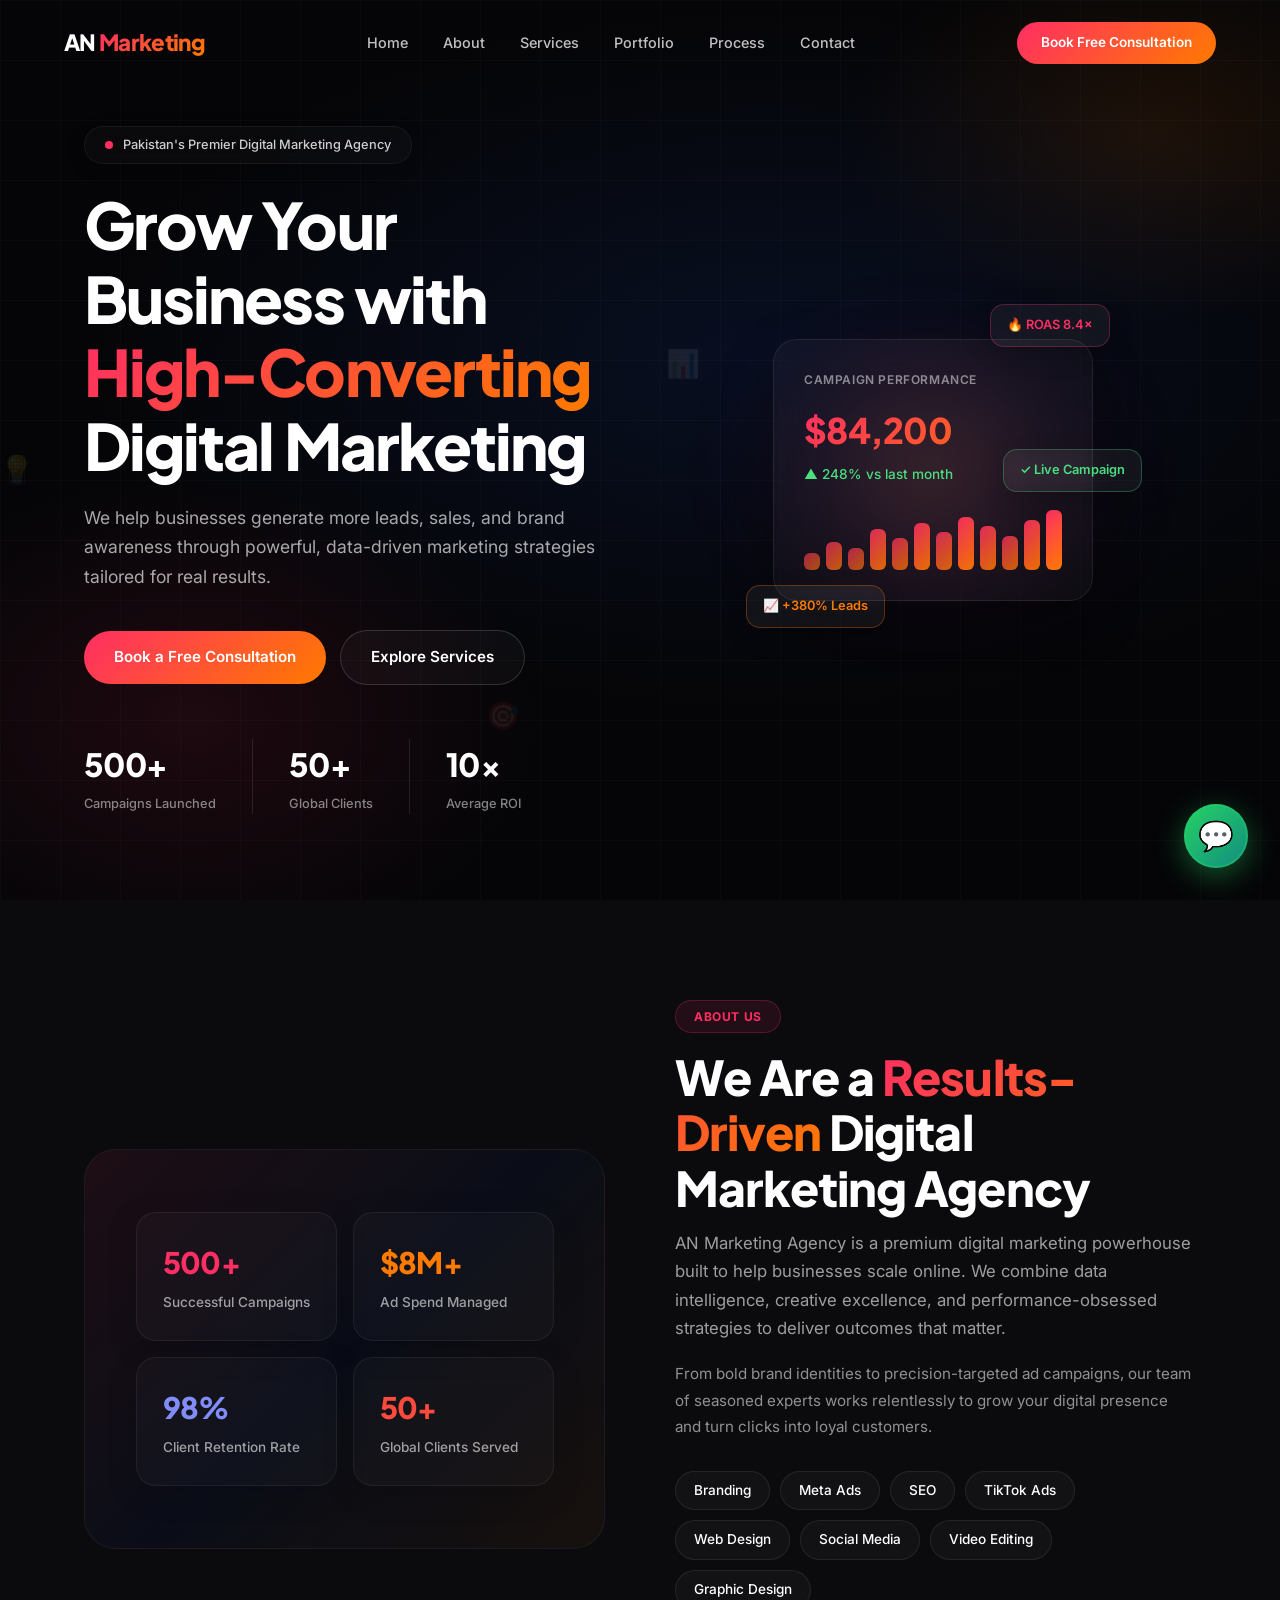
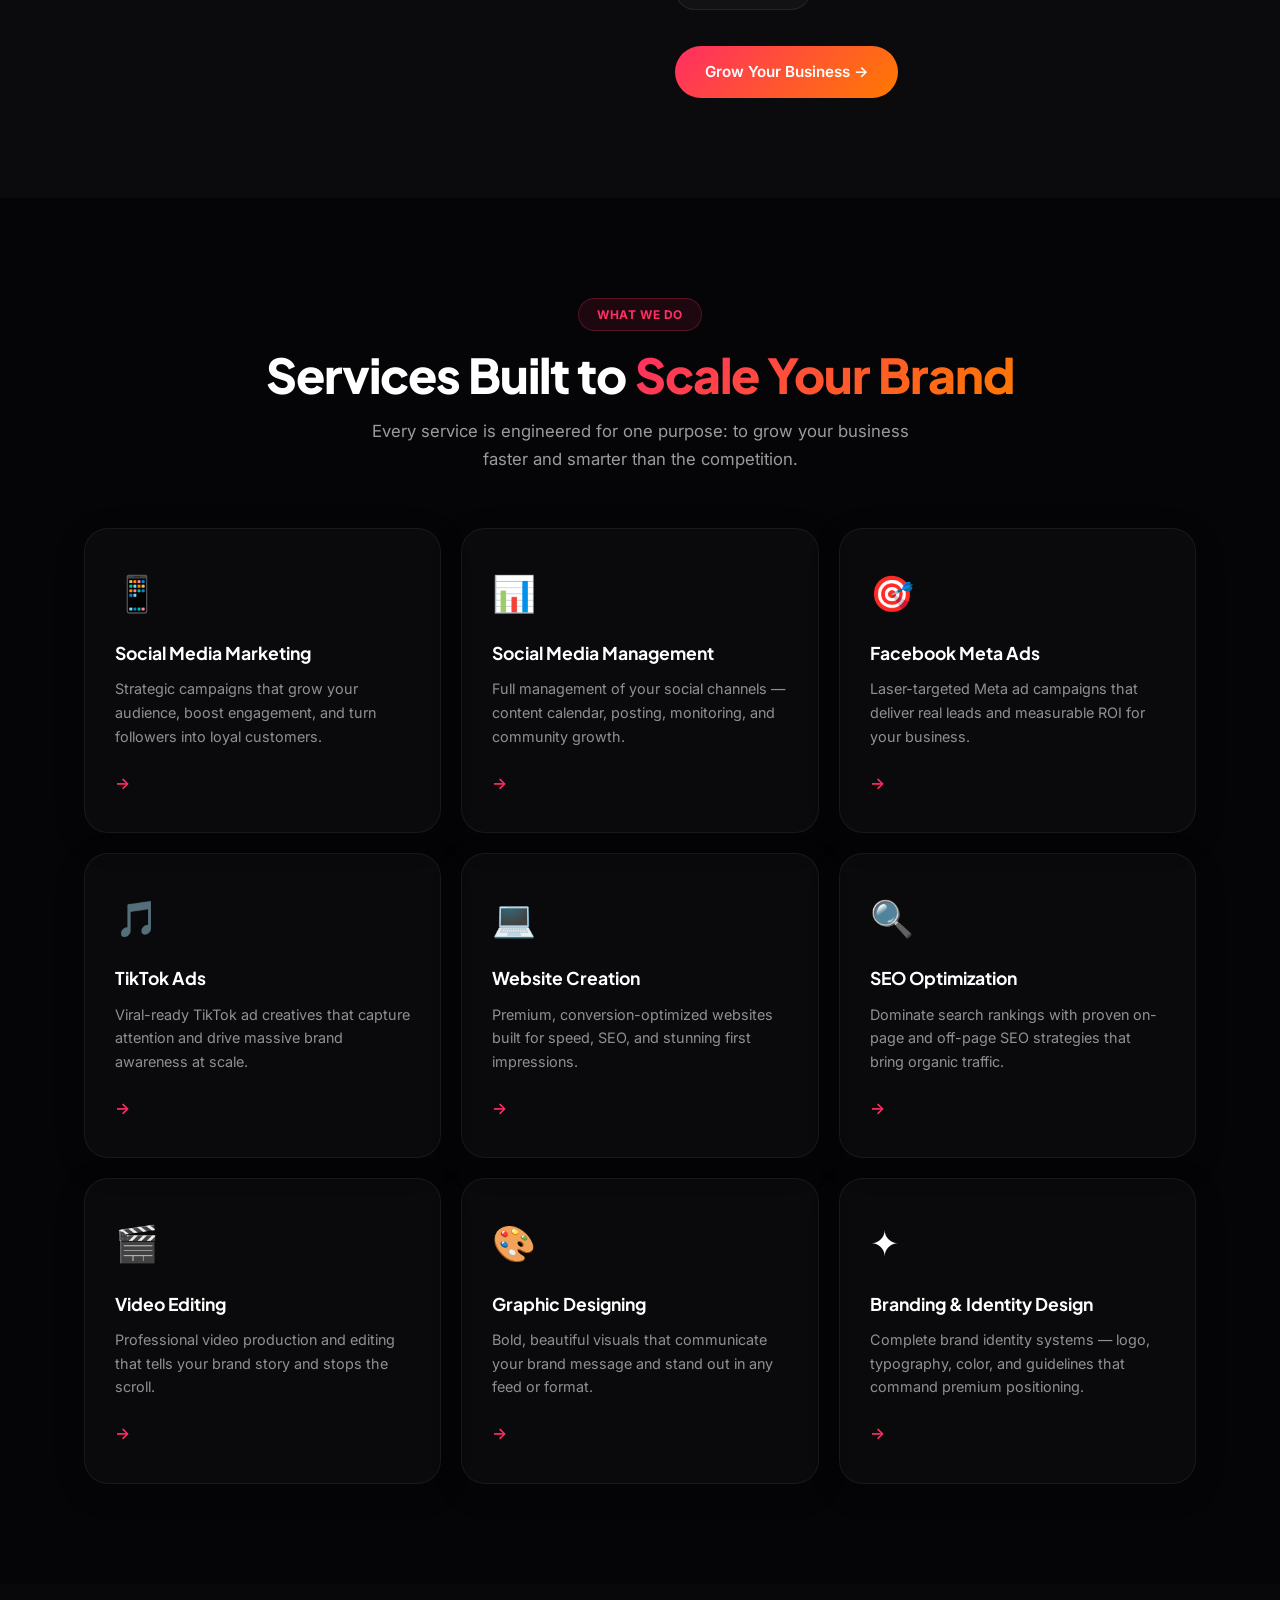
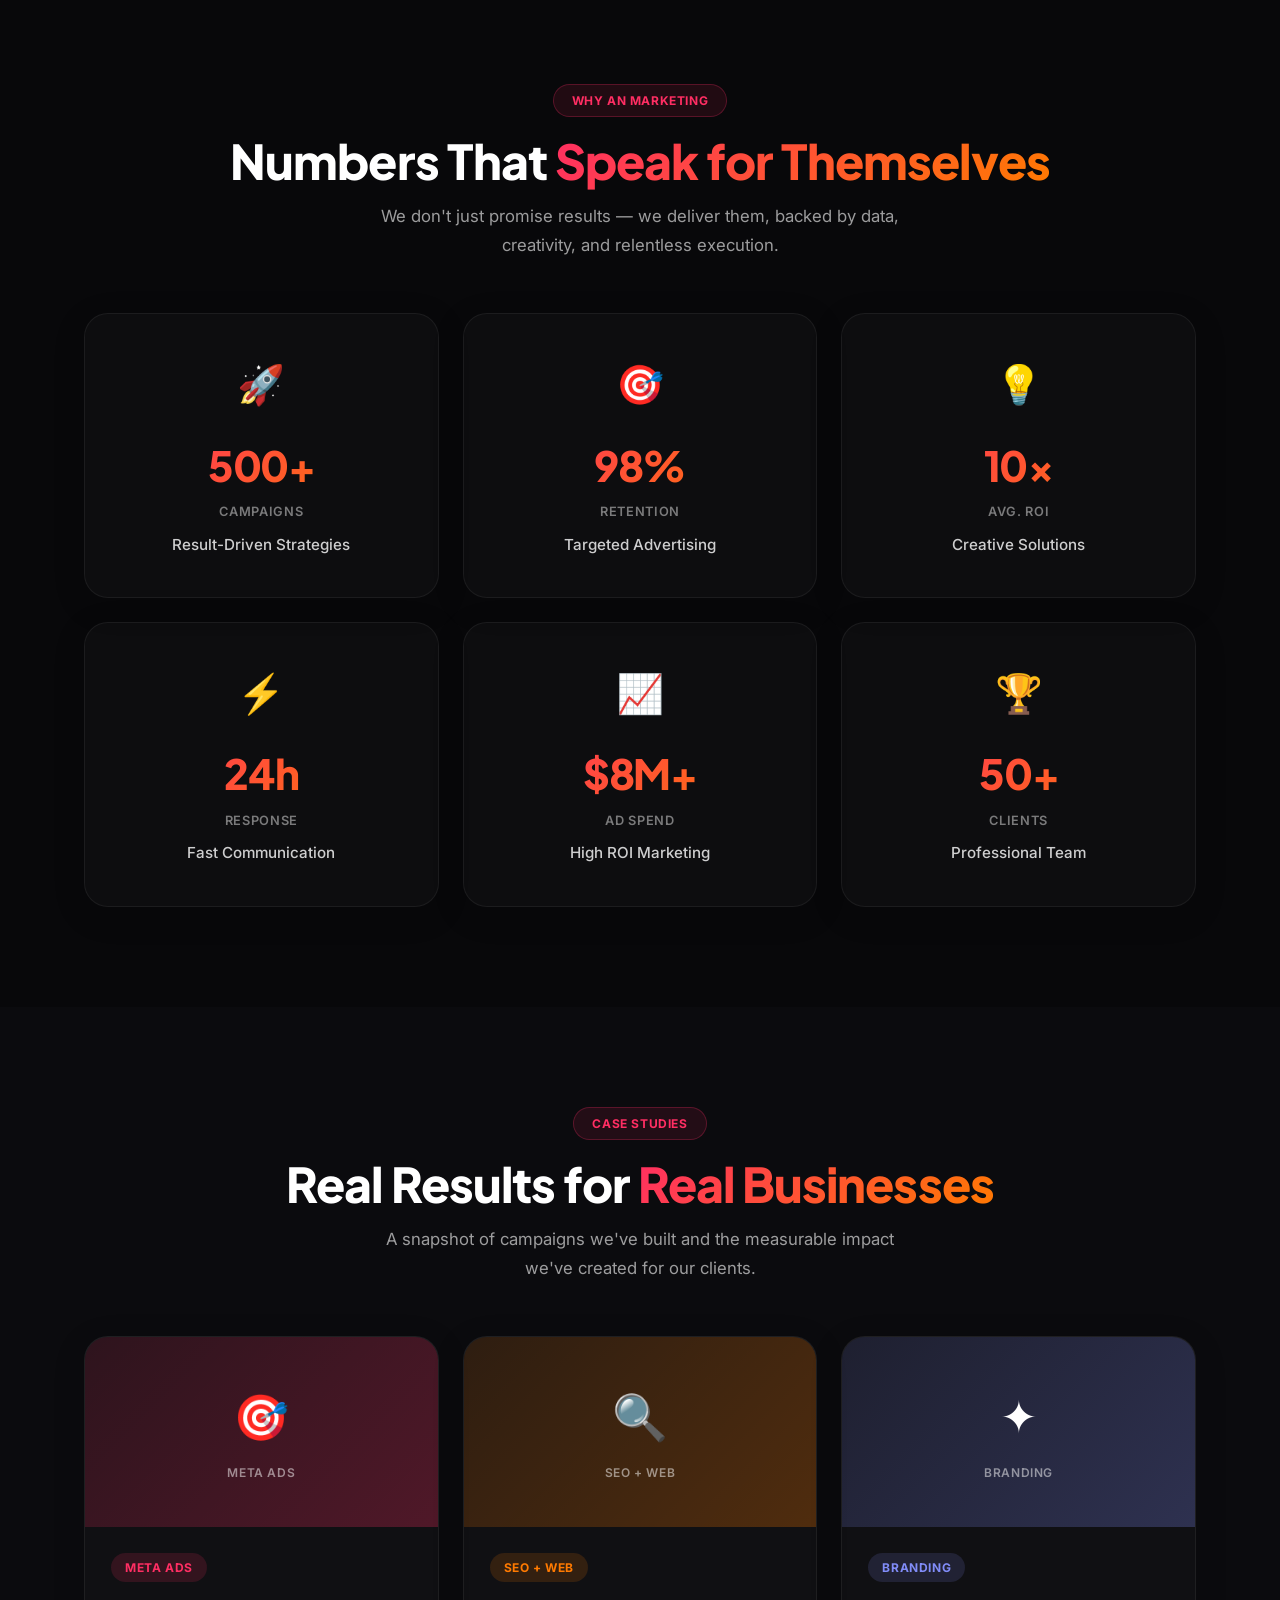
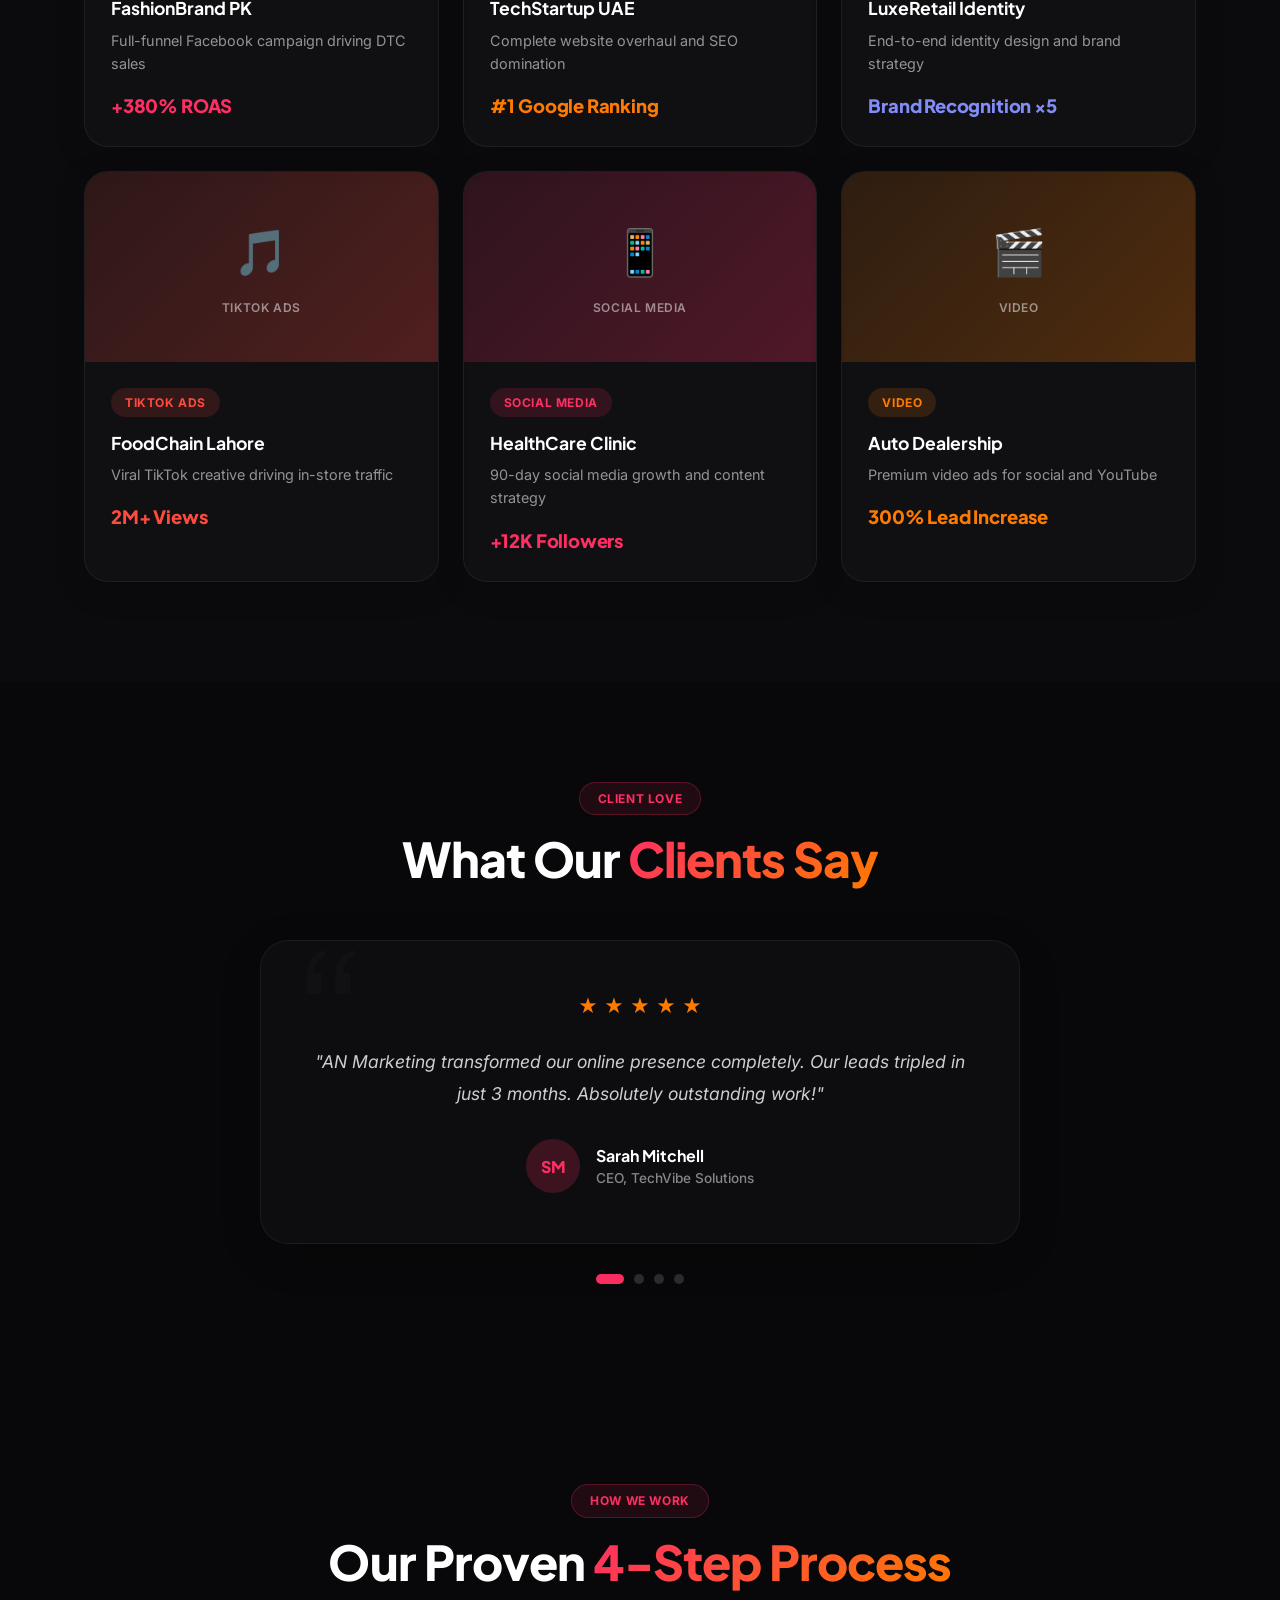
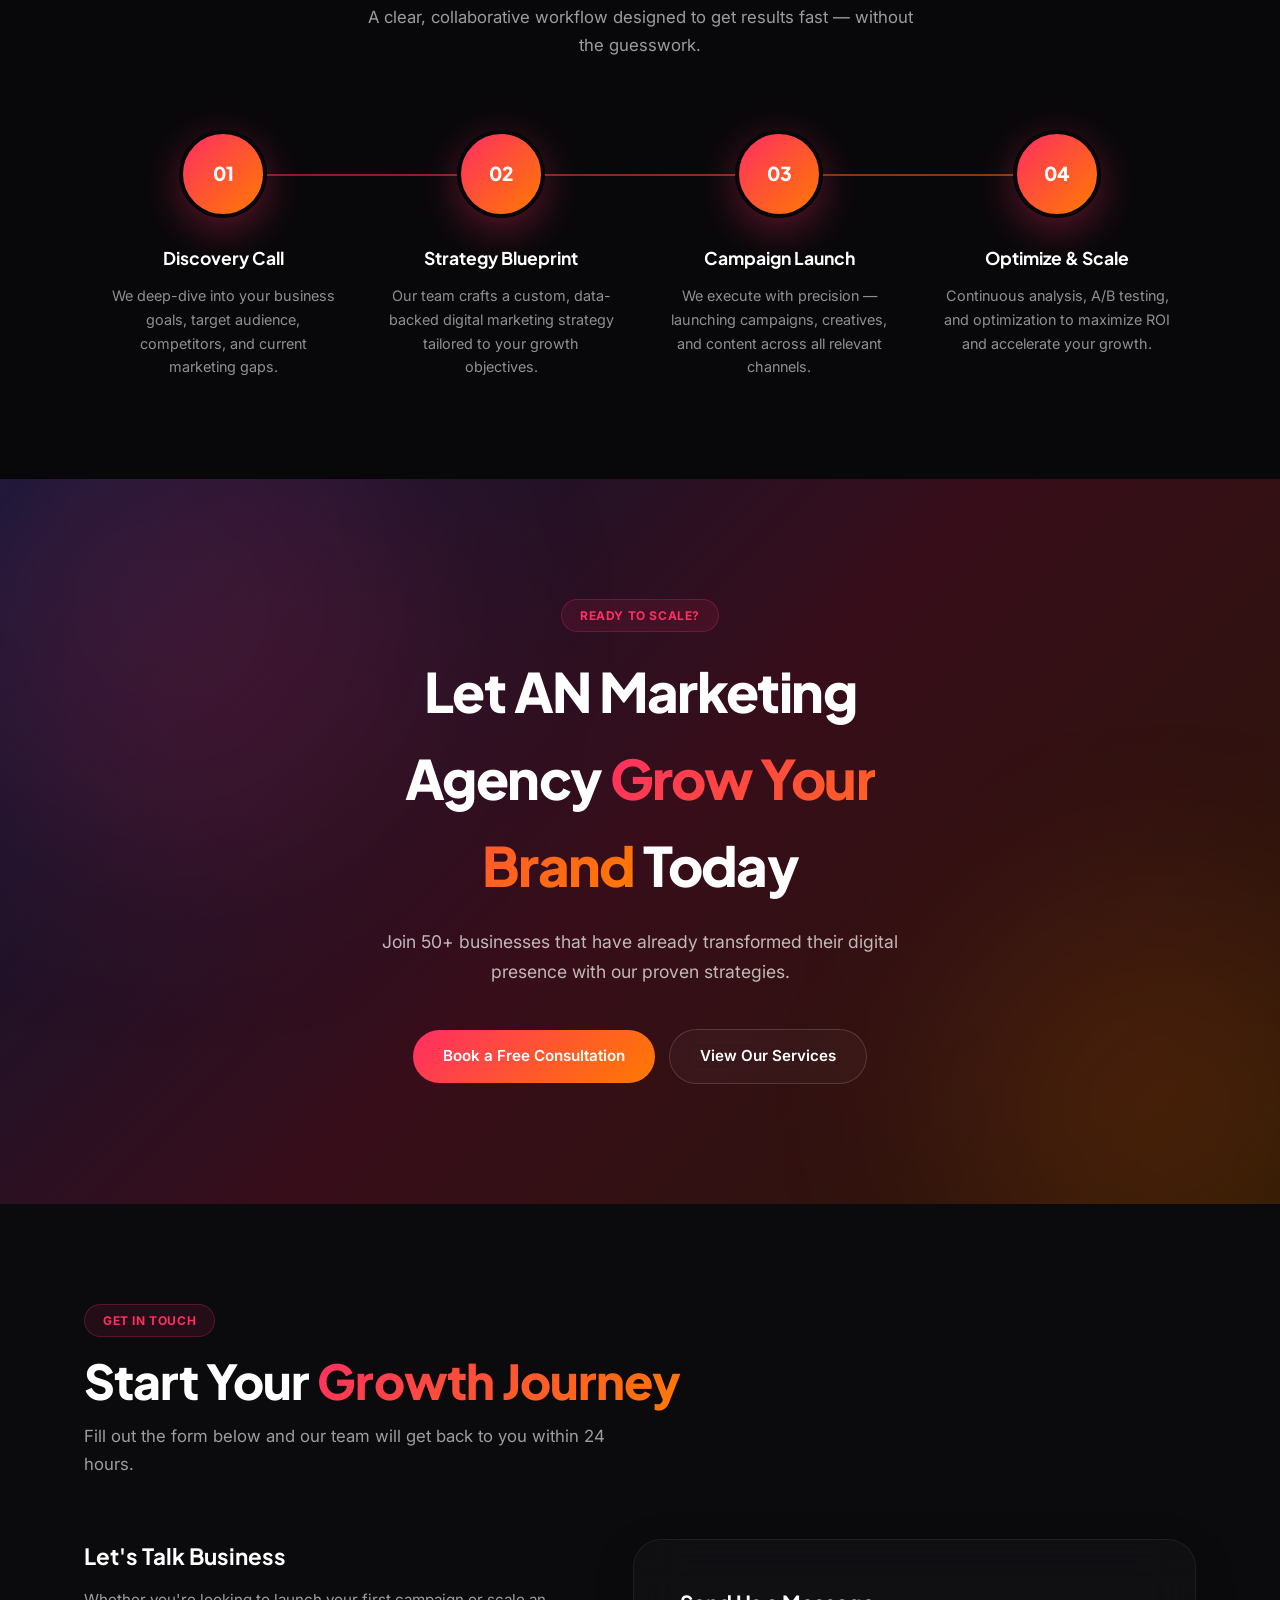
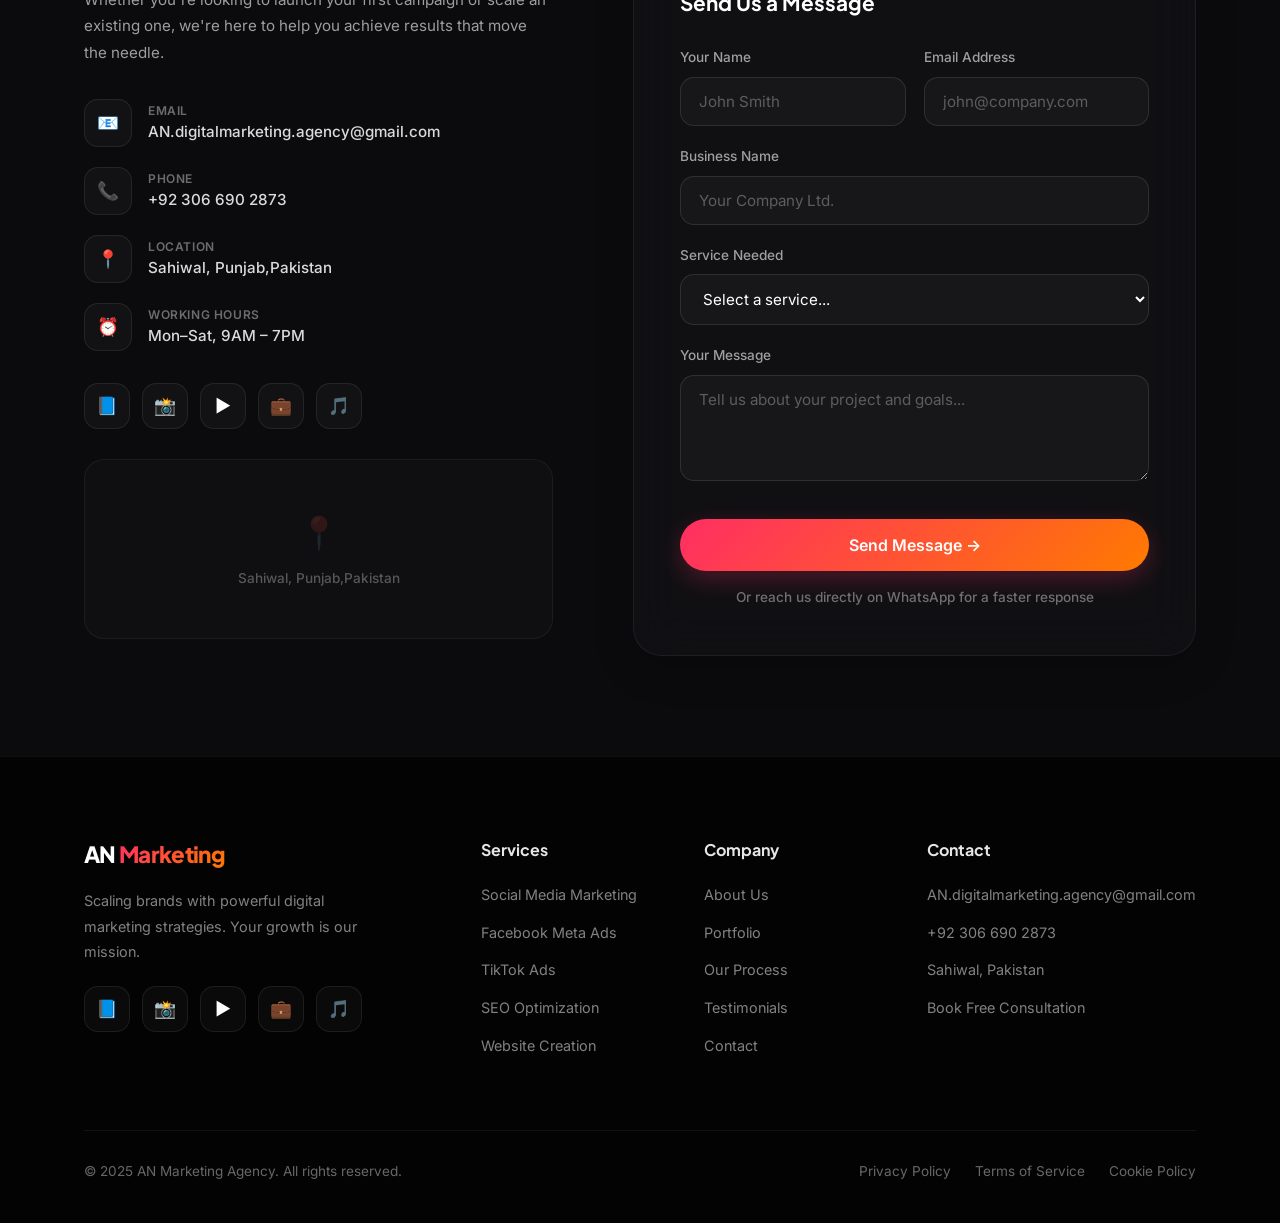
<file: index.html>
<!DOCTYPE html>
<html lang="en">
<head>
<meta charset="UTF-8"/>
<meta name="viewport" content="width=device-width, initial-scale=1.0"/>
<meta name="description" content="AN Marketing Agency – Scaling Brands with Powerful Digital Marketing. Pakistan's premier digital marketing agency specializing in Meta Ads, TikTok Ads, SEO, Web Design, and more."/>
<title>AN Marketing Agency – Scaling Brands with Powerful Digital Marketing</title>
<link rel="preconnect" href="https://fonts.googleapis.com"/>
<link rel="stylesheet" href="style.css"/>
<link rel="preconnect" href="https://fonts.gstatic.com" crossorigin>
<link href="https://fonts.googleapis.com/css2?family=Plus+Jakarta+Sans:wght@500;600;700;800&family=Inter:wght@300;400;500;600&display=swap" rel="stylesheet"/>

</head>
<body>

<div id="loader">
  <div class="loader-wrap">
    <div class="loader-ring"></div>
    <div class="loader-text">AN Marketing</div>
  </div>
</div>

<a id="wa-fab" href="https://wa.me/923000000000" target="_blank" rel="noopener noreferrer" aria-label="WhatsApp">
  <div class="wa-pulse"></div>
  💬
</a>

<div id="mobile-menu">
  <button class="menu-close" id="menu-close-btn">✕</button>
  <a href="#home" class="mobile-link">Home</a>
  <a href="#about" class="mobile-link">About</a>
  <a href="#services" class="mobile-link">Services</a>
  <a href="#portfolio" class="mobile-link">Portfolio</a>
  <a href="#process" class="mobile-link">Process</a>
  <a href="#contact" class="mobile-link">Contact</a>
  <a href="#contact" class="btn-primary mobile-link">Book Free Consultation</a>
</div>

<nav id="nav">
  <a href="#home" class="nav-logo">AN <span>Marketing</span></a>
  <ul class="nav-links">
    <li><a href="#home">Home</a></li>
    <li><a href="#about">About</a></li>
    <li><a href="#services">Services</a></li>
    <li><a href="#portfolio">Portfolio</a></li>
    <li><a href="#process">Process</a></li>
    <li><a href="#contact">Contact</a></li>
  </ul>
  <a href="#contact" class="nav-cta">Book Free Consultation</a>
  <button class="hamburger" id="hamburger" aria-label="Menu">
    <span></span><span></span><span></span>
  </button>
</nav>

<section id="home">
  <div class="hero-bg"></div>
  <div class="hero-grid"></div>
  <div class="fi">📊</div>
  <div class="fi">🎯</div>
  <div class="fi">📱</div>
  <div class="fi">💡</div>

  <div class="hero-container">
    <div class="hero-content">
      <div class="hero-badge"><span class="badge-dot"></span> Pakistan's Premier Digital Marketing Agency</div>
      <h1 class="hero-h1">Grow Your Business with <span class="grad-text">High-Converting</span> Digital Marketing</h1>
      <p class="hero-sub">We help businesses generate more leads, sales, and brand awareness through powerful, data-driven marketing strategies tailored for real results.</p>
      <div class="btn-group hero-btns">
        <a href="#contact" class="btn-primary">Book a Free Consultation</a>
        <a href="#services" class="btn-outline">Explore Services</a>
      </div>
      <div class="hero-stats">
        <div class="stat-item">
          <div class="stat-num" data-target="500" data-suffix="+">0+</div>
          <div class="stat-lbl">Campaigns Launched</div>
        </div>
        <div class="stat-item">
          <div class="stat-num" data-target="50" data-suffix="+">0+</div>
          <div class="stat-lbl">Global Clients</div>
        </div>
        <div class="stat-item">
          <div class="stat-num" data-target="10" data-suffix="×">0×</div>
          <div class="stat-lbl">Average ROI</div>
        </div>
      </div>
    </div>

    <div class="hero-visual">
      <div class="hero-orbs">
        <div class="orb orb1"></div>
        <div class="orb orb2"></div>
        <div class="orb orb3"></div>
      </div>
      <div class="dashboard-card">
        <div class="chip chip1">🔥 ROAS 8.4×</div>
        <div class="chip chip2">📈 +380% Leads</div>
        <div class="chip chip3">✓ Live Campaign</div>
        <div class="dash-label">Campaign Performance</div>
        <div class="dash-metric">$84,200</div>
        <div class="dash-change">▲ 248% vs last month</div>
        <div class="dash-bars" id="dash-bars"></div>
      </div>
    </div>
  </div>
</section>

<section id="about" class="section">
  <div class="container">
    <div class="about-grid">
      <div class="about-visual fade-up">
        <div class="about-shape"></div>
        <div class="about-cards">
          <div class="acard"><div class="acard-num" style="color:var(--pink)">500+</div><div class="acard-lbl">Successful Campaigns</div></div>
          <div class="acard"><div class="acard-num" style="color:var(--orange)">$8M+</div><div class="acard-lbl">Ad Spend Managed</div></div>
          <div class="acard"><div class="acard-num" style="color:#818cf8">98%</div><div class="acard-lbl">Client Retention Rate</div></div>
          <div class="acard"><div class="acard-num" style="color:var(--red)">50+</div><div class="acard-lbl">Global Clients Served</div></div>
        </div>
      </div>
      <div class="fade-up delay-2">
        <span class="section-tag">About Us</span>
        <h2 class="section-title">We Are a <span class="grad-text">Results-Driven</span> Digital Marketing Agency</h2>
        <p class="section-sub" style="margin-bottom:18px">AN Marketing Agency is a premium digital marketing powerhouse built to help businesses scale online. We combine data intelligence, creative excellence, and performance-obsessed strategies to deliver outcomes that matter.</p>
        <p style="font-size:.95rem;color:rgba(255,255,255,.55);line-height:1.75;margin-bottom:30px">From bold brand identities to precision-targeted ad campaigns, our team of seasoned experts works relentlessly to grow your digital presence and turn clicks into loyal customers.</p>
        <div class="tags">
          <span class="tag">Branding</span><span class="tag">Meta Ads</span><span class="tag">SEO</span>
          <span class="tag">TikTok Ads</span><span class="tag">Web Design</span><span class="tag">Social Media</span>
          <span class="tag">Video Editing</span><span class="tag">Graphic Design</span>
        </div>
        <div style="margin-top:36px"><a href="#contact" class="btn-primary">Grow Your Business →</a></div>
      </div>
    </div>
  </div>
</section>

<section id="services" class="section">
  <div class="container">
    <div class="text-center fade-up">
      <span class="section-tag">What We Do</span>
      <h2 class="section-title">Services Built to <span class="grad-text">Scale Your Brand</span></h2>
      <p class="section-sub">Every service is engineered for one purpose: to grow your business faster and smarter than the competition.</p>
    </div>
    <div class="services-grid" id="services-grid"></div>
  </div>
</section>

<section id="why" class="section">
  <div class="container">
    <div class="text-center fade-up">
      <span class="section-tag">Why AN Marketing</span>
      <h2 class="section-title">Numbers That <span class="grad-text">Speak for Themselves</span></h2>
      <p class="section-sub">We don't just promise results — we deliver them, backed by data, creativity, and relentless execution.</p>
    </div>
    <div class="why-grid" id="why-grid"></div>
  </div>
</section>

<section id="portfolio" class="section">
  <div class="container">
    <div class="text-center fade-up">
      <span class="section-tag">Case Studies</span>
      <h2 class="section-title">Real Results for <span class="grad-text">Real Businesses</span></h2>
      <p class="section-sub">A snapshot of campaigns we've built and the measurable impact we've created for our clients.</p>
    </div>
    <div class="port-grid" id="port-grid"></div>
  </div>
</section>

<section id="testimonials" class="section" style="background:var(--dark3)">
  <div class="container">
    <div class="text-center fade-up">
      <span class="section-tag">Client Love</span>
      <h2 class="section-title">What Our <span class="grad-text">Clients Say</span></h2>
    </div>
    <div class="test-wrap">
      <div class="test-card" id="test-card"></div>
      <div class="test-dots" id="test-dots"></div>
    </div>
  </div>
</section>

<section id="process" class="section">
  <div class="container">
    <div class="text-center fade-up">
      <span class="section-tag">How We Work</span>
      <h2 class="section-title">Our Proven <span class="grad-text">4-Step Process</span></h2>
      <p class="section-sub">A clear, collaborative workflow designed to get results fast — without the guesswork.</p>
    </div>
    <div class="proc-grid" id="proc-grid"></div>
  </div>
</section>

<section id="cta-banner">
  <div class="cta-glow cta-glow1"></div>
  <div class="cta-glow cta-glow2"></div>
  <div class="cta-inner fade-up">
    <span class="section-tag">Ready to Scale?</span>
    <div class="cta-h2">Let AN Marketing Agency <span class="grad-text">Grow Your Brand</span> Today</div>
    <p class="cta-sub">Join 50+ businesses that have already transformed their digital presence with our proven strategies.</p>
    <div class="btn-group" style="justify-content:center">
      <a href="#contact" class="btn-primary">Book a Free Consultation</a>
      <a href="#services" class="btn-outline">View Our Services</a>
    </div>
  </div>
</section>

<section id="contact" class="section">
  <div class="container">
    <div class="fade-up">
      <span class="section-tag">Get In Touch</span>
      <h2 class="section-title">Start Your <span class="grad-text">Growth Journey</span></h2>
      <p class="section-sub">Fill out the form below and our team will get back to you within 24 hours.</p>
    </div>
    <div class="contact-grid">
      <div class="fade-up">
        <div class="ci-h3">Let's Talk Business</div>
        <p class="ci-p">Whether you're looking to launch your first campaign or scale an existing one, we're here to help you achieve results that move the needle.</p>
        <div class="cd"><div class="cd-icon">📧</div><div><div class="cd-lbl">Email</div><div class="cd-val">AN.digitalmarketing.agency@gmail.com</div></div></div>
        <div class="cd"><div class="cd-icon">📞</div><div><div class="cd-lbl">Phone</div><div class="cd-val">+92 306 690 2873</div></div></div>
        <div class="cd"><div class="cd-icon">📍</div><div><div class="cd-lbl">Location</div><div class="cd-val">Sahiwal, Punjab,Pakistan</div></div></div>
        <div class="cd"><div class="cd-icon">⏰</div><div><div class="cd-lbl">Working Hours</div><div class="cd-val">Mon–Sat, 9AM – 7PM</div></div></div>
        <div class="soc-row">
          <div class="soc-btn">📘</div><div class="soc-btn">📸</div>
          <div class="soc-btn">▶️</div><div class="soc-btn">💼</div><div class="soc-btn">🎵</div>
        </div>
        <div class="map-box"><span>📍</span><span class="map-lbl">Sahiwal, Punjab,Pakistan</span></div>
      </div>
      <div class="cform fade-up delay-2">
        <h3>Send Us a Message</h3>
        <form id="contact-form" onsubmit="handleSubmit(event)">
          <div class="form-row">
            <div class="fg"><label>Your Name</label><input type="text" placeholder="John Smith" required/></div>
            <div class="fg"><label>Email Address</label><input type="email" placeholder="john@company.com" required/></div>
          </div>
          <div class="fg"><label>Business Name</label><input type="text" placeholder="Your Company Ltd."/></div>
          <div class="fg">
            <label>Service Needed</label>
            <select>
              <option value="">Select a service...</option>
              <option>Social Media Marketing</option>
              <option>Social Media Management</option>
              <option>Facebook Meta Ads</option>
              <option>TikTok Ads</option>
              <option>Website Creation</option>
              <option>SEO Optimization</option>
              <option>Video Editing</option>
              <option>Graphic Designing</option>
              <option>Branding & Identity Design</option>
            </select>
          </div>
          <div class="fg"><label>Your Message</label><textarea rows="4" placeholder="Tell us about your project and goals..."></textarea></div>
          <button type="submit" class="form-submit">Send Message →</button>
          <p class="form-note">Or reach us directly on WhatsApp for a faster response</p>
        </form>
      </div>
    </div>
  </div>
</section>

<footer>
  <div class="container">
    <div class="footer-grid">
      <div class="footer-brand">
        <div class="nav-logo">AN <span>Marketing</span></div>
        <p>Scaling brands with powerful digital marketing strategies. Your growth is our mission.</p>
        <div class="soc-row" style="margin-top:22px">
          <div class="soc-btn">📘</div><div class="soc-btn">📸</div>
          <div class="soc-btn">▶️</div><div class="soc-btn">💼</div><div class="soc-btn">🎵</div>
        </div>
      </div>
      <div class="footer-col">
        <h4>Services</h4>
        <ul>
          <li><a href="#services">Social Media Marketing</a></li>
          <li><a href="#services">Facebook Meta Ads</a></li>
          <li><a href="#services">TikTok Ads</a></li>
          <li><a href="#services">SEO Optimization</a></li>
          <li><a href="#services">Website Creation</a></li>
        </ul>
      </div>
      <div class="footer-col">
        <h4>Company</h4>
        <ul>
          <li><a href="#about">About Us</a></li>
          <li><a href="#portfolio">Portfolio</a></li>
          <li><a href="#process">Our Process</a></li>
          <li><a href="#testimonials">Testimonials</a></li>
          <li><a href="#contact">Contact</a></li>
        </ul>
      </div>
      <div class="footer-col">
        <h4>Contact</h4>
        <ul>
          <li><a href="mailto:AN.digitalmarketing.agency@gmail.com">AN.digitalmarketing.agency@gmail.com</a></li>
          <li><a href="tel:+923066902873">+92 306 690 2873</a></li>
          <li><a href="#contact">Sahiwal, Pakistan</a></li>
          <li><a href="#contact">Book Free Consultation</a></li>
        </ul>
      </div>
    </div>
    <div class="footer-bottom">
      <div class="footer-copy">© 2025 AN Marketing Agency. All rights reserved.</div>
      <div class="footer-links">
        <a href="#">Privacy Policy</a>
        <a href="#">Terms of Service</a>
        <a href="#">Cookie Policy</a>
      </div>
    </div>
  </div>
</footer>

<script src="script.js"></script>
</body>
</html>
</file>
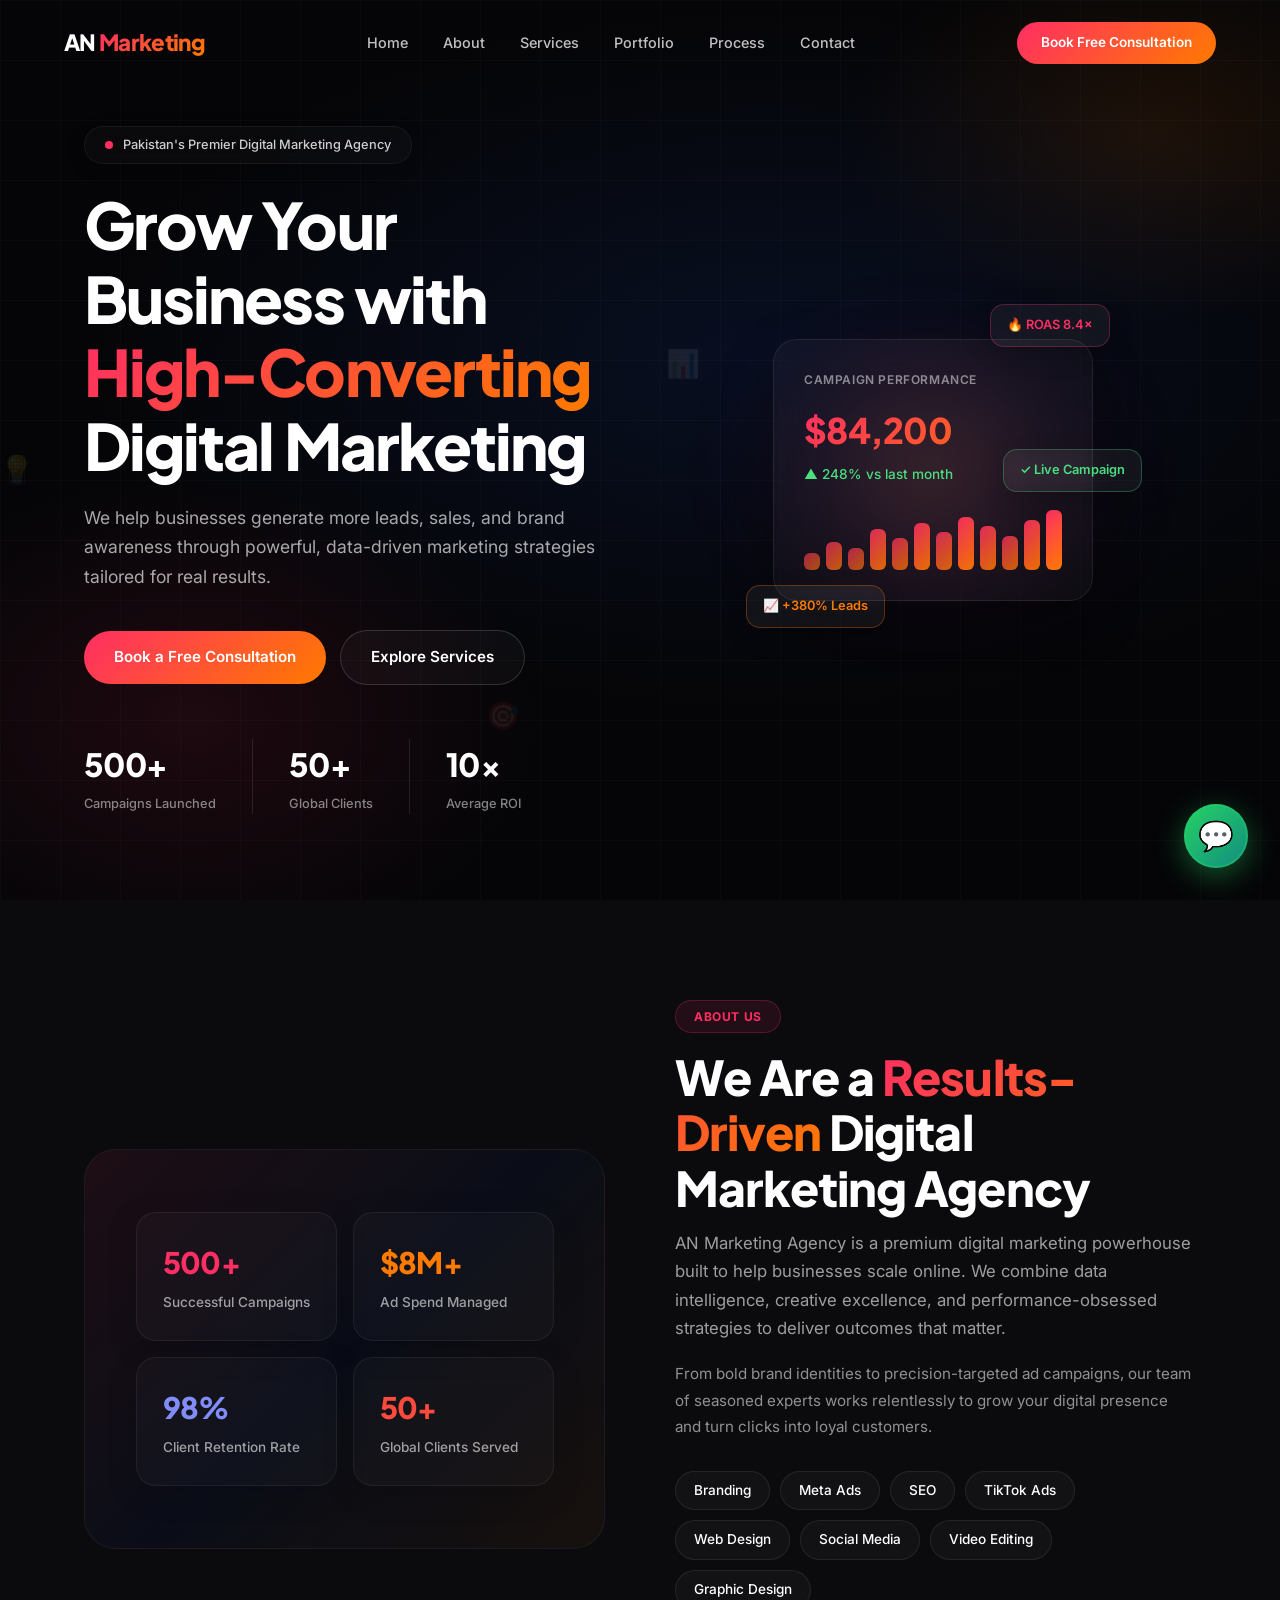
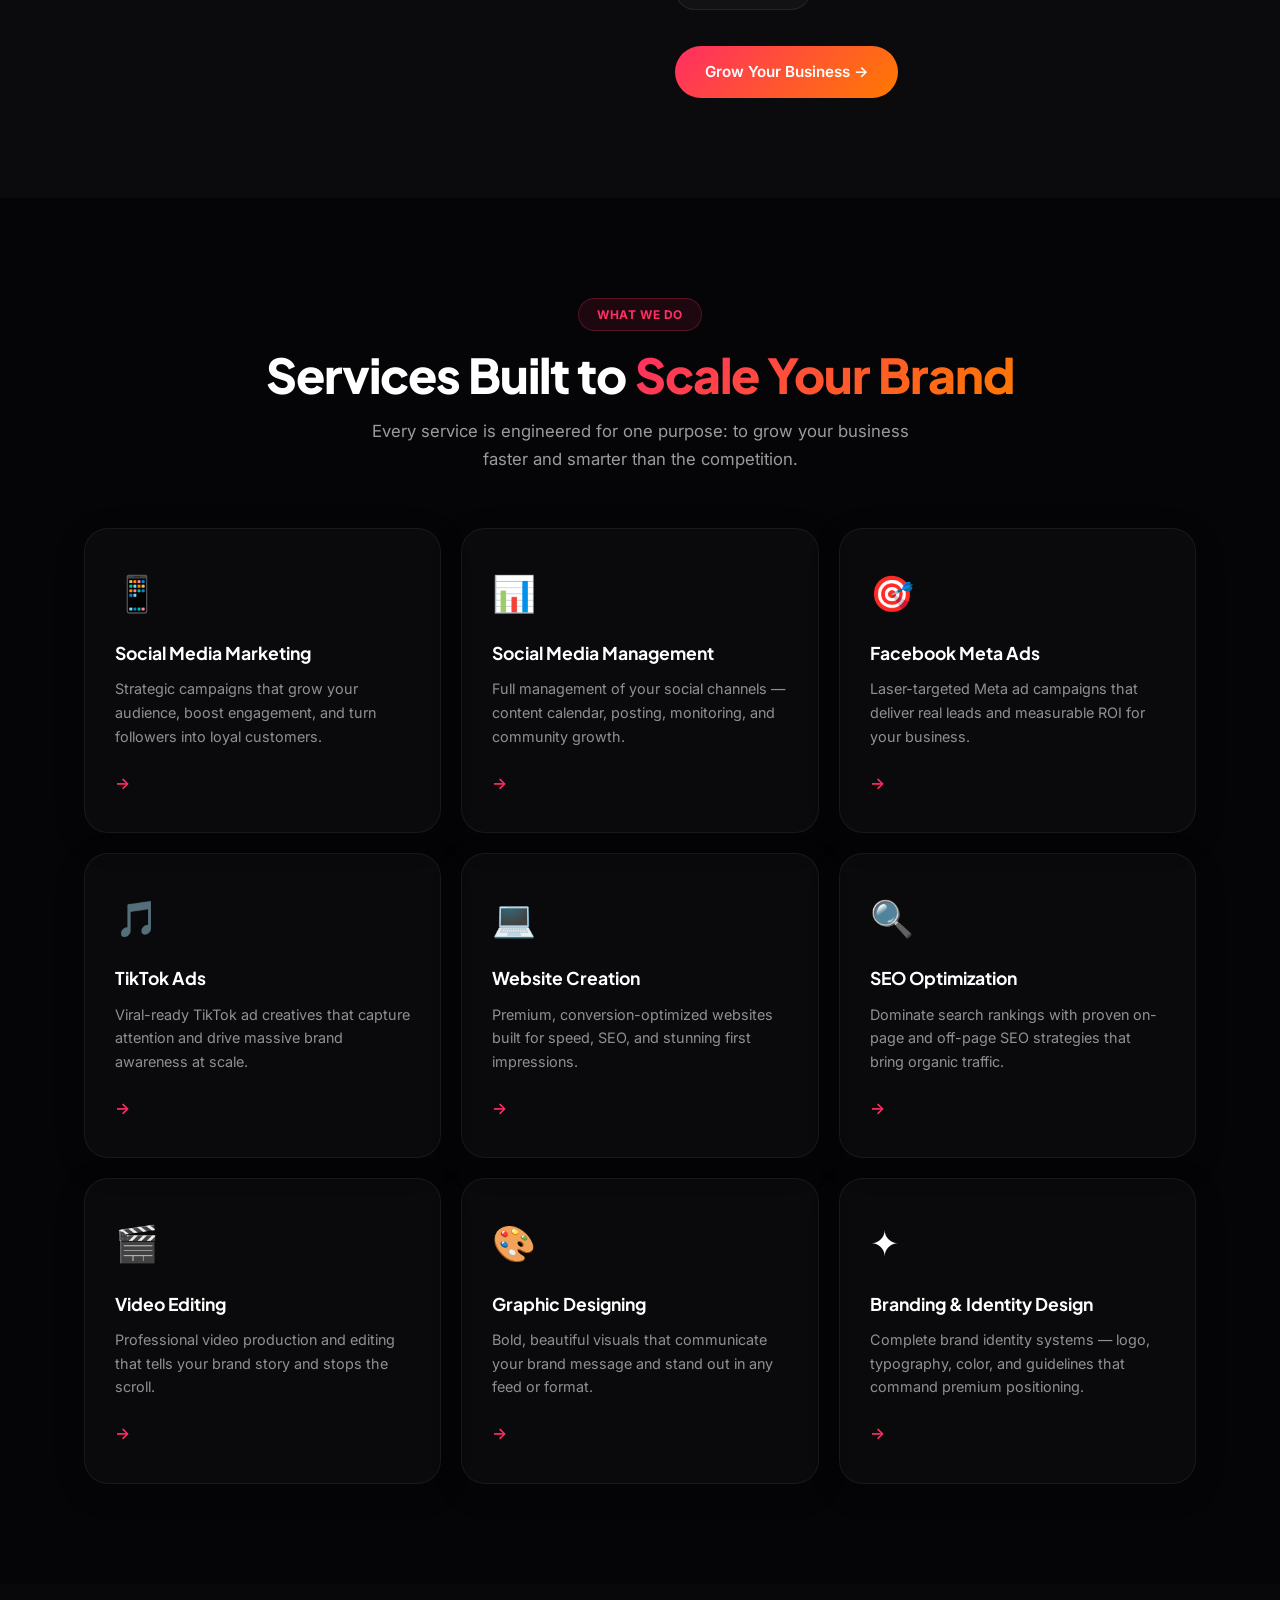
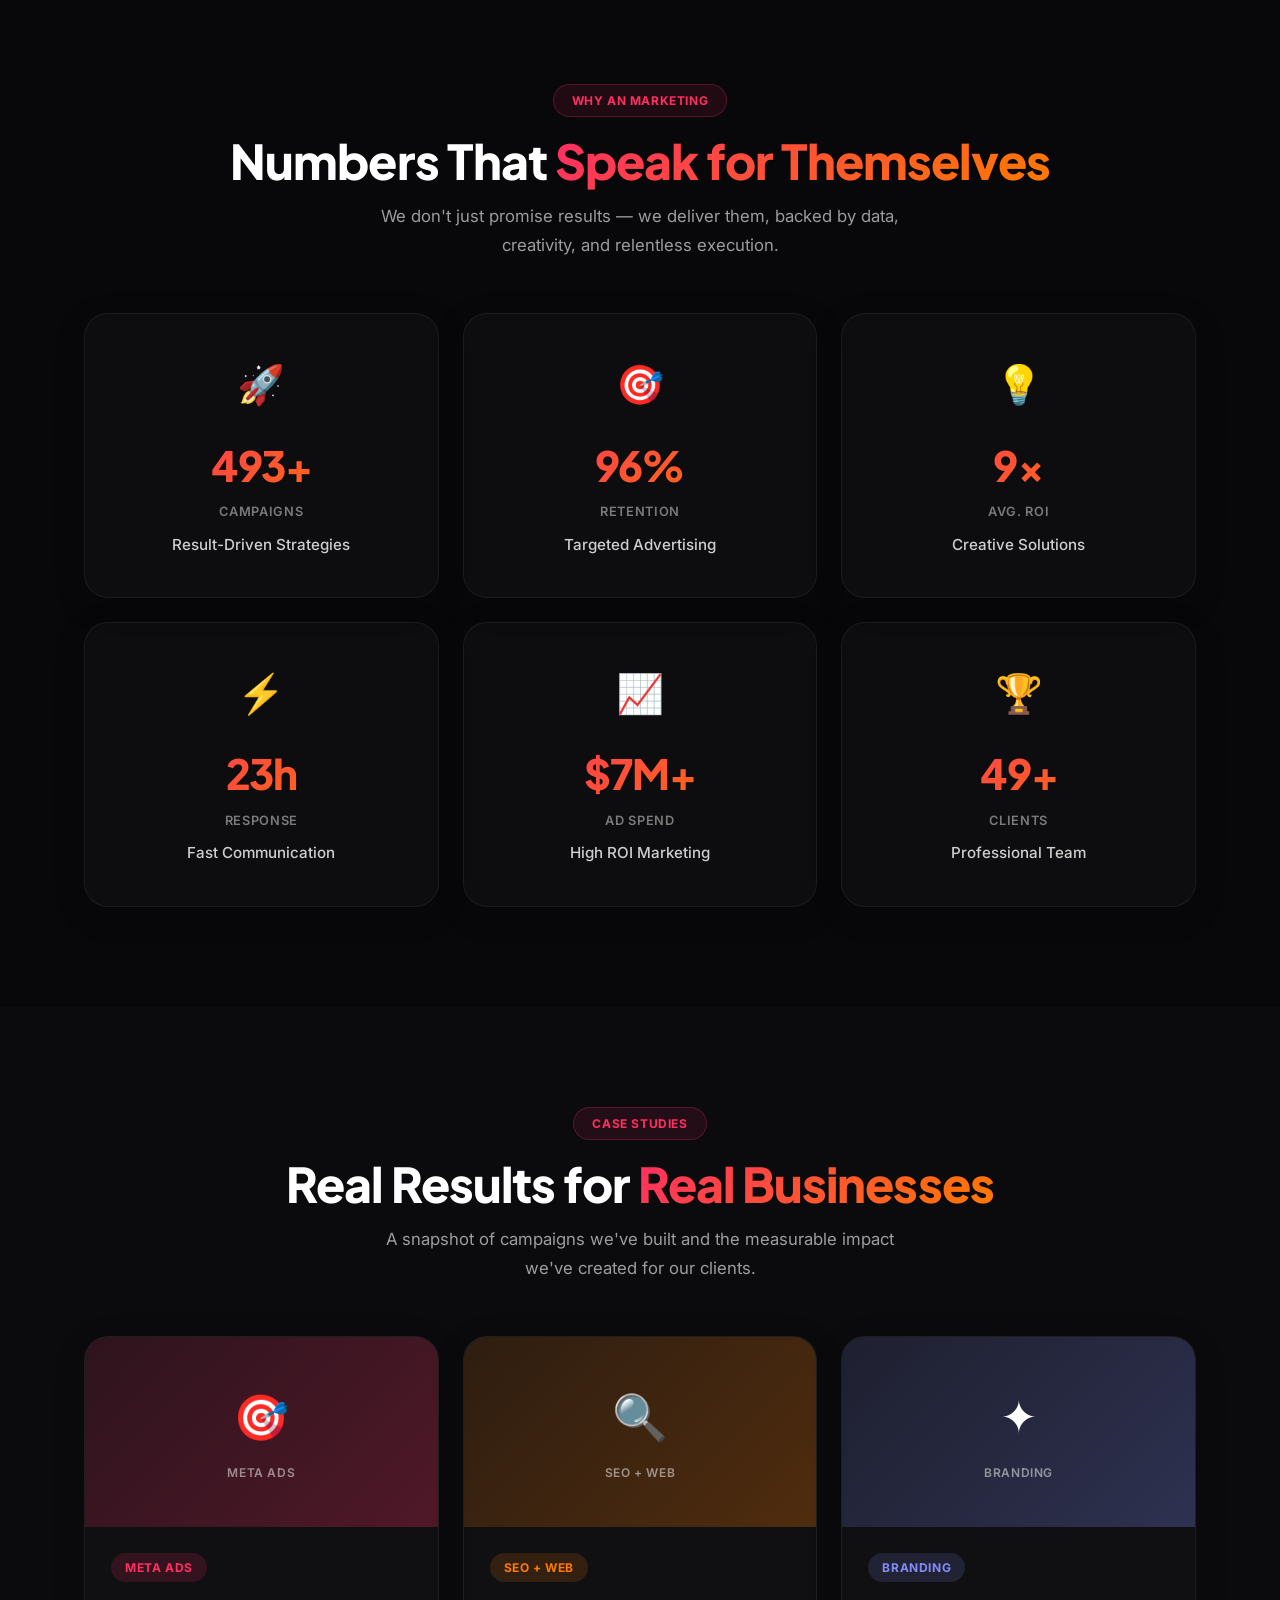
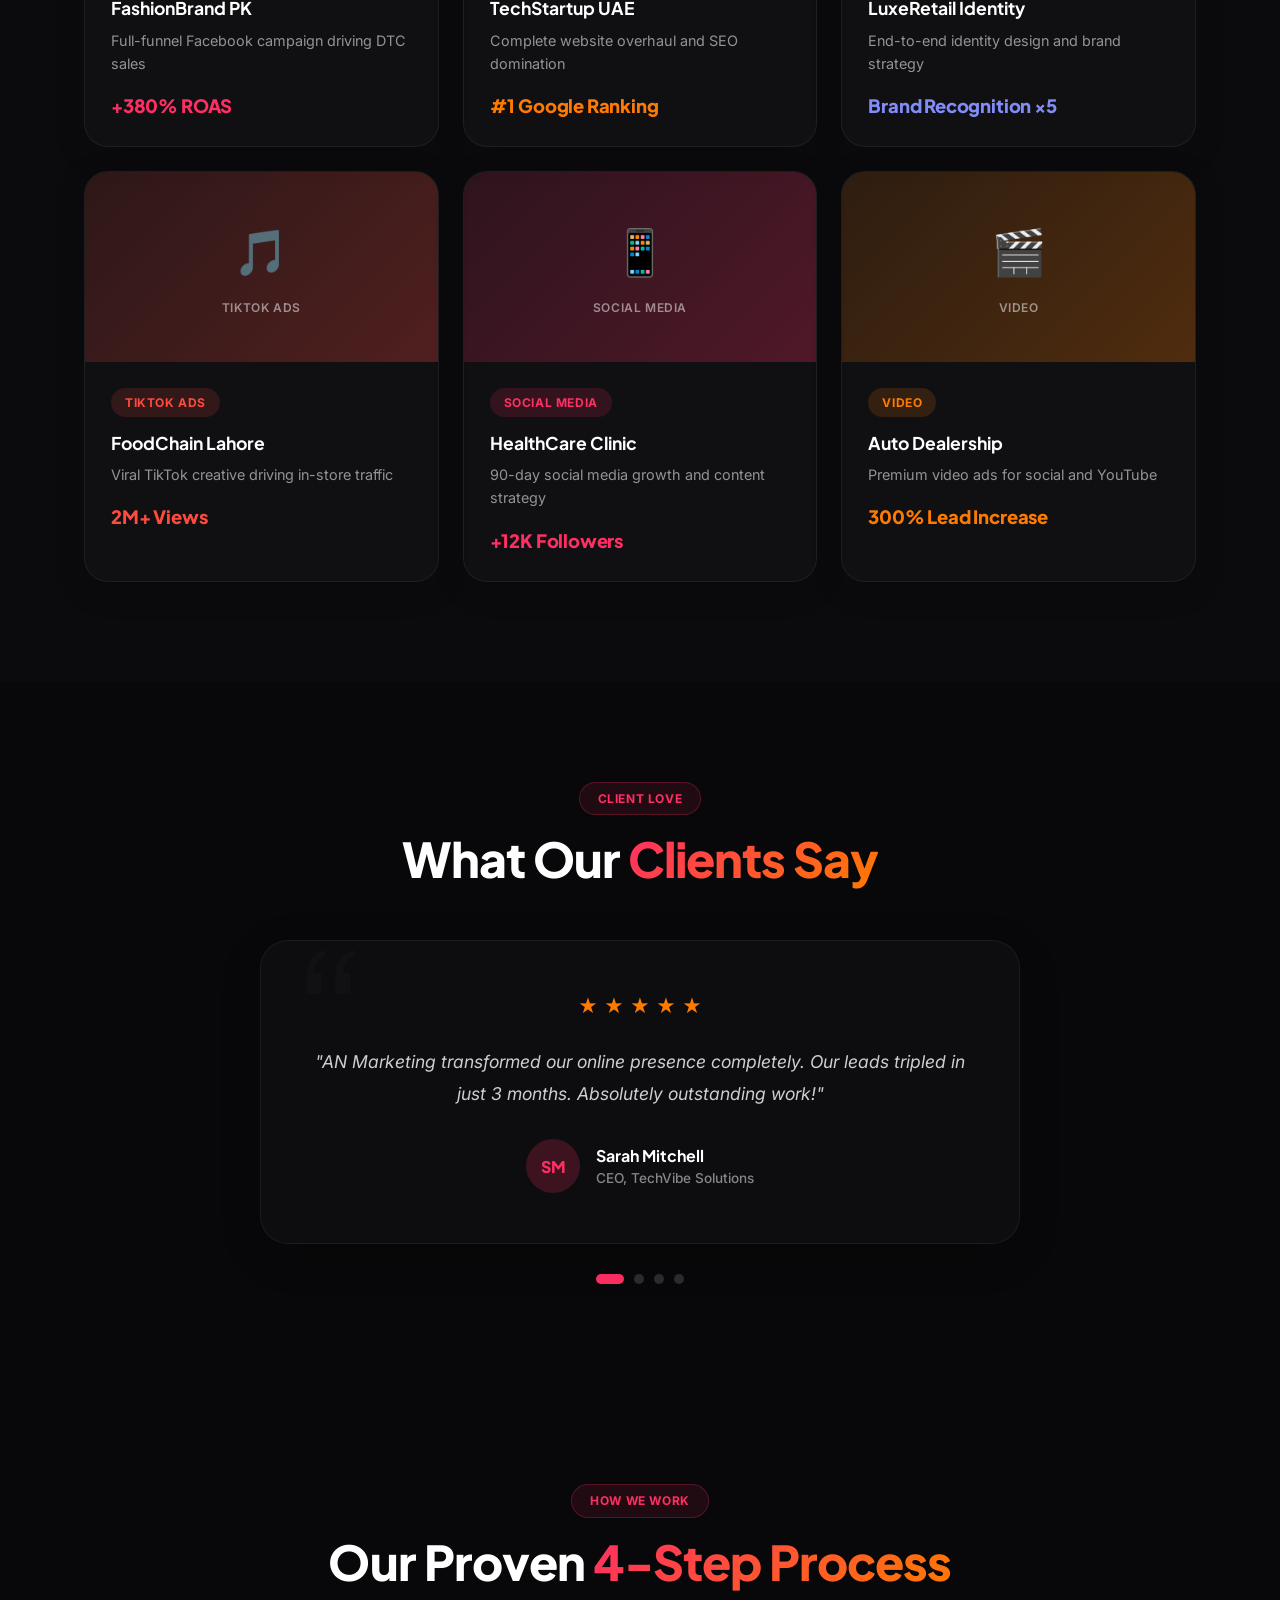
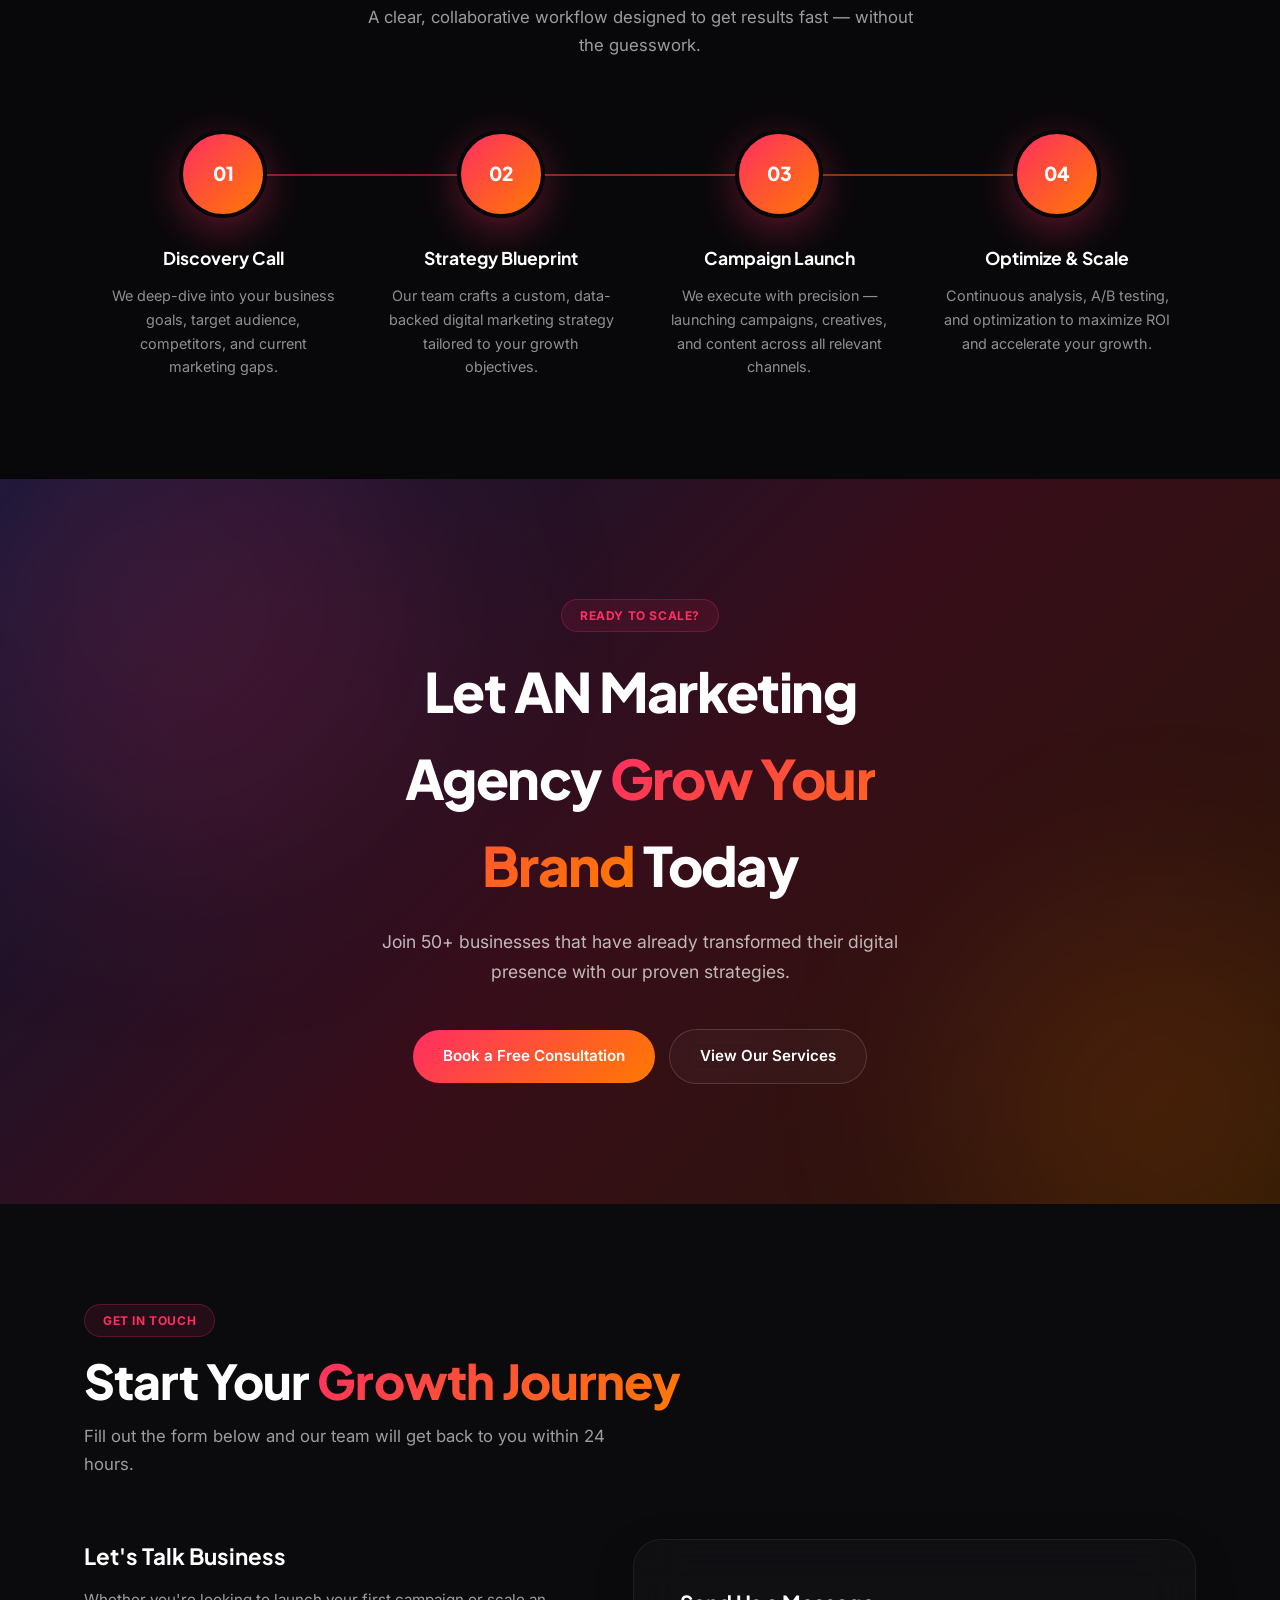
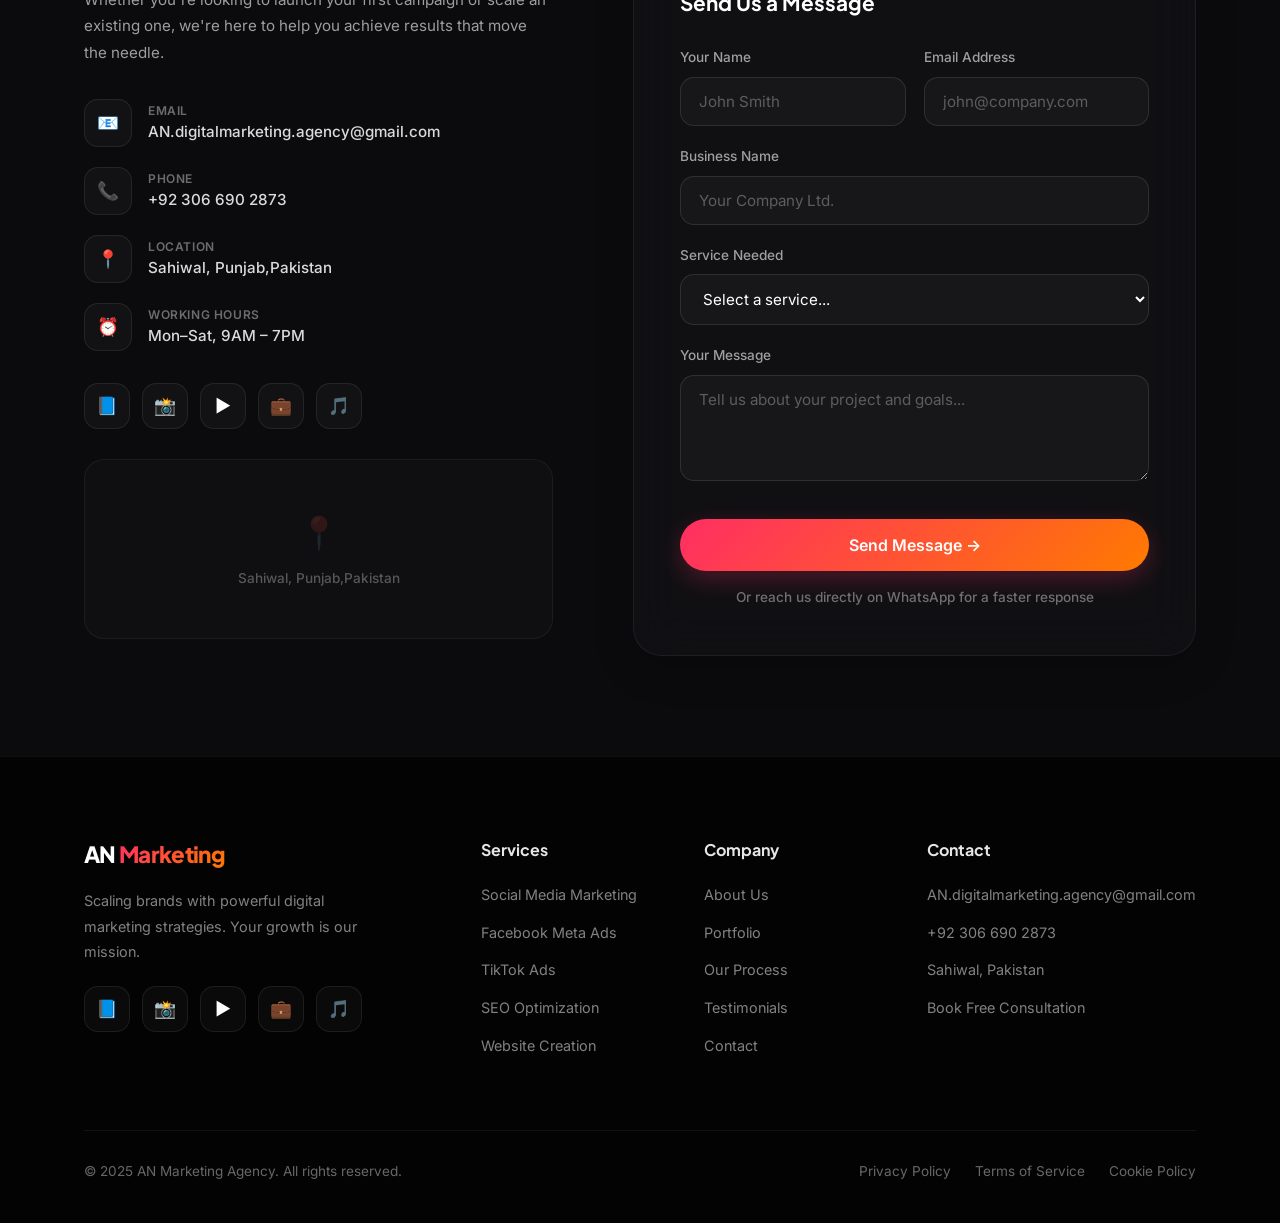
<file: ANwebsite.html>
<!DOCTYPE html>
<html lang="en">
<head>
<meta charset="UTF-8"/>
<meta name="viewport" content="width=device-width, initial-scale=1.0"/>
<meta name="description" content="AN Marketing Agency – Scaling Brands with Powerful Digital Marketing. Pakistan's premier digital marketing agency specializing in Meta Ads, TikTok Ads, SEO, Web Design, and more."/>
<title>AN Marketing Agency – Scaling Brands with Powerful Digital Marketing</title>
<link rel="preconnect" href="https://fonts.googleapis.com"/>
<link rel="stylesheet" href="anwebsite.css"/>
<link rel="preconnect" href="https://fonts.gstatic.com" crossorigin>
<link href="https://fonts.googleapis.com/css2?family=Plus+Jakarta+Sans:wght@500;600;700;800&family=Inter:wght@300;400;500;600&display=swap" rel="stylesheet"/>

</head>
<body>

<div id="loader">
  <div class="loader-wrap">
    <div class="loader-ring"></div>
    <div class="loader-text">AN Marketing</div>
  </div>
</div>

<a id="wa-fab" href="https://wa.me/923000000000" target="_blank" rel="noopener noreferrer" aria-label="WhatsApp">
  <div class="wa-pulse"></div>
  💬
</a>

<div id="mobile-menu">
  <button class="menu-close" id="menu-close-btn">✕</button>
  <a href="#home" class="mobile-link">Home</a>
  <a href="#about" class="mobile-link">About</a>
  <a href="#services" class="mobile-link">Services</a>
  <a href="#portfolio" class="mobile-link">Portfolio</a>
  <a href="#process" class="mobile-link">Process</a>
  <a href="#contact" class="mobile-link">Contact</a>
  <a href="#contact" class="btn-primary mobile-link">Book Free Consultation</a>
</div>

<nav id="nav">
  <a href="#home" class="nav-logo">AN <span>Marketing</span></a>
  <ul class="nav-links">
    <li><a href="#home">Home</a></li>
    <li><a href="#about">About</a></li>
    <li><a href="#services">Services</a></li>
    <li><a href="#portfolio">Portfolio</a></li>
    <li><a href="#process">Process</a></li>
    <li><a href="#contact">Contact</a></li>
  </ul>
  <a href="#contact" class="nav-cta">Book Free Consultation</a>
  <button class="hamburger" id="hamburger" aria-label="Menu">
    <span></span><span></span><span></span>
  </button>
</nav>

<section id="home">
  <div class="hero-bg"></div>
  <div class="hero-grid"></div>
  <div class="fi">📊</div>
  <div class="fi">🎯</div>
  <div class="fi">📱</div>
  <div class="fi">💡</div>

  <div class="hero-container">
    <div class="hero-content">
      <div class="hero-badge"><span class="badge-dot"></span> Pakistan's Premier Digital Marketing Agency</div>
      <h1 class="hero-h1">Grow Your Business with <span class="grad-text">High-Converting</span> Digital Marketing</h1>
      <p class="hero-sub">We help businesses generate more leads, sales, and brand awareness through powerful, data-driven marketing strategies tailored for real results.</p>
      <div class="btn-group hero-btns">
        <a href="#contact" class="btn-primary">Book a Free Consultation</a>
        <a href="#services" class="btn-outline">Explore Services</a>
      </div>
      <div class="hero-stats">
        <div class="stat-item">
          <div class="stat-num" data-target="500" data-suffix="+">0+</div>
          <div class="stat-lbl">Campaigns Launched</div>
        </div>
        <div class="stat-item">
          <div class="stat-num" data-target="50" data-suffix="+">0+</div>
          <div class="stat-lbl">Global Clients</div>
        </div>
        <div class="stat-item">
          <div class="stat-num" data-target="10" data-suffix="×">0×</div>
          <div class="stat-lbl">Average ROI</div>
        </div>
      </div>
    </div>

    <div class="hero-visual">
      <div class="hero-orbs">
        <div class="orb orb1"></div>
        <div class="orb orb2"></div>
        <div class="orb orb3"></div>
      </div>
      <div class="dashboard-card">
        <div class="chip chip1">🔥 ROAS 8.4×</div>
        <div class="chip chip2">📈 +380% Leads</div>
        <div class="chip chip3">✓ Live Campaign</div>
        <div class="dash-label">Campaign Performance</div>
        <div class="dash-metric">$84,200</div>
        <div class="dash-change">▲ 248% vs last month</div>
        <div class="dash-bars" id="dash-bars"></div>
      </div>
    </div>
  </div>
</section>

<section id="about" class="section">
  <div class="container">
    <div class="about-grid">
      <div class="about-visual fade-up">
        <div class="about-shape"></div>
        <div class="about-cards">
          <div class="acard"><div class="acard-num" style="color:var(--pink)">500+</div><div class="acard-lbl">Successful Campaigns</div></div>
          <div class="acard"><div class="acard-num" style="color:var(--orange)">$8M+</div><div class="acard-lbl">Ad Spend Managed</div></div>
          <div class="acard"><div class="acard-num" style="color:#818cf8">98%</div><div class="acard-lbl">Client Retention Rate</div></div>
          <div class="acard"><div class="acard-num" style="color:var(--red)">50+</div><div class="acard-lbl">Global Clients Served</div></div>
        </div>
      </div>
      <div class="fade-up delay-2">
        <span class="section-tag">About Us</span>
        <h2 class="section-title">We Are a <span class="grad-text">Results-Driven</span> Digital Marketing Agency</h2>
        <p class="section-sub" style="margin-bottom:18px">AN Marketing Agency is a premium digital marketing powerhouse built to help businesses scale online. We combine data intelligence, creative excellence, and performance-obsessed strategies to deliver outcomes that matter.</p>
        <p style="font-size:.95rem;color:rgba(255,255,255,.55);line-height:1.75;margin-bottom:30px">From bold brand identities to precision-targeted ad campaigns, our team of seasoned experts works relentlessly to grow your digital presence and turn clicks into loyal customers.</p>
        <div class="tags">
          <span class="tag">Branding</span><span class="tag">Meta Ads</span><span class="tag">SEO</span>
          <span class="tag">TikTok Ads</span><span class="tag">Web Design</span><span class="tag">Social Media</span>
          <span class="tag">Video Editing</span><span class="tag">Graphic Design</span>
        </div>
        <div style="margin-top:36px"><a href="#contact" class="btn-primary">Grow Your Business →</a></div>
      </div>
    </div>
  </div>
</section>

<section id="services" class="section">
  <div class="container">
    <div class="text-center fade-up">
      <span class="section-tag">What We Do</span>
      <h2 class="section-title">Services Built to <span class="grad-text">Scale Your Brand</span></h2>
      <p class="section-sub">Every service is engineered for one purpose: to grow your business faster and smarter than the competition.</p>
    </div>
    <div class="services-grid" id="services-grid"></div>
  </div>
</section>

<section id="why" class="section">
  <div class="container">
    <div class="text-center fade-up">
      <span class="section-tag">Why AN Marketing</span>
      <h2 class="section-title">Numbers That <span class="grad-text">Speak for Themselves</span></h2>
      <p class="section-sub">We don't just promise results — we deliver them, backed by data, creativity, and relentless execution.</p>
    </div>
    <div class="why-grid" id="why-grid"></div>
  </div>
</section>

<section id="portfolio" class="section">
  <div class="container">
    <div class="text-center fade-up">
      <span class="section-tag">Case Studies</span>
      <h2 class="section-title">Real Results for <span class="grad-text">Real Businesses</span></h2>
      <p class="section-sub">A snapshot of campaigns we've built and the measurable impact we've created for our clients.</p>
    </div>
    <div class="port-grid" id="port-grid"></div>
  </div>
</section>

<section id="testimonials" class="section" style="background:var(--dark3)">
  <div class="container">
    <div class="text-center fade-up">
      <span class="section-tag">Client Love</span>
      <h2 class="section-title">What Our <span class="grad-text">Clients Say</span></h2>
    </div>
    <div class="test-wrap">
      <div class="test-card" id="test-card"></div>
      <div class="test-dots" id="test-dots"></div>
    </div>
  </div>
</section>

<section id="process" class="section">
  <div class="container">
    <div class="text-center fade-up">
      <span class="section-tag">How We Work</span>
      <h2 class="section-title">Our Proven <span class="grad-text">4-Step Process</span></h2>
      <p class="section-sub">A clear, collaborative workflow designed to get results fast — without the guesswork.</p>
    </div>
    <div class="proc-grid" id="proc-grid"></div>
  </div>
</section>

<section id="cta-banner">
  <div class="cta-glow cta-glow1"></div>
  <div class="cta-glow cta-glow2"></div>
  <div class="cta-inner fade-up">
    <span class="section-tag">Ready to Scale?</span>
    <div class="cta-h2">Let AN Marketing Agency <span class="grad-text">Grow Your Brand</span> Today</div>
    <p class="cta-sub">Join 50+ businesses that have already transformed their digital presence with our proven strategies.</p>
    <div class="btn-group" style="justify-content:center">
      <a href="#contact" class="btn-primary">Book a Free Consultation</a>
      <a href="#services" class="btn-outline">View Our Services</a>
    </div>
  </div>
</section>

<section id="contact" class="section">
  <div class="container">
    <div class="fade-up">
      <span class="section-tag">Get In Touch</span>
      <h2 class="section-title">Start Your <span class="grad-text">Growth Journey</span></h2>
      <p class="section-sub">Fill out the form below and our team will get back to you within 24 hours.</p>
    </div>
    <div class="contact-grid">
      <div class="fade-up">
        <div class="ci-h3">Let's Talk Business</div>
        <p class="ci-p">Whether you're looking to launch your first campaign or scale an existing one, we're here to help you achieve results that move the needle.</p>
        <div class="cd"><div class="cd-icon">📧</div><div><div class="cd-lbl">Email</div><div class="cd-val">AN.digitalmarketing.agency@gmail.com</div></div></div>
        <div class="cd"><div class="cd-icon">📞</div><div><div class="cd-lbl">Phone</div><div class="cd-val">+92 306 690 2873</div></div></div>
        <div class="cd"><div class="cd-icon">📍</div><div><div class="cd-lbl">Location</div><div class="cd-val">Sahiwal, Punjab,Pakistan</div></div></div>
        <div class="cd"><div class="cd-icon">⏰</div><div><div class="cd-lbl">Working Hours</div><div class="cd-val">Mon–Sat, 9AM – 7PM</div></div></div>
        <div class="soc-row">
          <div class="soc-btn">📘</div><div class="soc-btn">📸</div>
          <div class="soc-btn">▶️</div><div class="soc-btn">💼</div><div class="soc-btn">🎵</div>
        </div>
        <div class="map-box"><span>📍</span><span class="map-lbl">Sahiwal, Punjab,Pakistan</span></div>
      </div>
      <div class="cform fade-up delay-2">
        <h3>Send Us a Message</h3>
        <form id="contact-form" onsubmit="handleSubmit(event)">
          <div class="form-row">
            <div class="fg"><label>Your Name</label><input type="text" placeholder="John Smith" required/></div>
            <div class="fg"><label>Email Address</label><input type="email" placeholder="john@company.com" required/></div>
          </div>
          <div class="fg"><label>Business Name</label><input type="text" placeholder="Your Company Ltd."/></div>
          <div class="fg">
            <label>Service Needed</label>
            <select>
              <option value="">Select a service...</option>
              <option>Social Media Marketing</option>
              <option>Social Media Management</option>
              <option>Facebook Meta Ads</option>
              <option>TikTok Ads</option>
              <option>Website Creation</option>
              <option>SEO Optimization</option>
              <option>Video Editing</option>
              <option>Graphic Designing</option>
              <option>Branding & Identity Design</option>
            </select>
          </div>
          <div class="fg"><label>Your Message</label><textarea rows="4" placeholder="Tell us about your project and goals..."></textarea></div>
          <button type="submit" class="form-submit">Send Message →</button>
          <p class="form-note">Or reach us directly on WhatsApp for a faster response</p>
        </form>
      </div>
    </div>
  </div>
</section>

<footer>
  <div class="container">
    <div class="footer-grid">
      <div class="footer-brand">
        <div class="nav-logo">AN <span>Marketing</span></div>
        <p>Scaling brands with powerful digital marketing strategies. Your growth is our mission.</p>
        <div class="soc-row" style="margin-top:22px">
          <div class="soc-btn">📘</div><div class="soc-btn">📸</div>
          <div class="soc-btn">▶️</div><div class="soc-btn">💼</div><div class="soc-btn">🎵</div>
        </div>
      </div>
      <div class="footer-col">
        <h4>Services</h4>
        <ul>
          <li><a href="#services">Social Media Marketing</a></li>
          <li><a href="#services">Facebook Meta Ads</a></li>
          <li><a href="#services">TikTok Ads</a></li>
          <li><a href="#services">SEO Optimization</a></li>
          <li><a href="#services">Website Creation</a></li>
        </ul>
      </div>
      <div class="footer-col">
        <h4>Company</h4>
        <ul>
          <li><a href="#about">About Us</a></li>
          <li><a href="#portfolio">Portfolio</a></li>
          <li><a href="#process">Our Process</a></li>
          <li><a href="#testimonials">Testimonials</a></li>
          <li><a href="#contact">Contact</a></li>
        </ul>
      </div>
      <div class="footer-col">
        <h4>Contact</h4>
        <ul>
          <li><a href="mailto:AN.digitalmarketing.agency@gmail.com">AN.digitalmarketing.agency@gmail.com</a></li>
          <li><a href="tel:+923066902873">+92 306 690 2873</a></li>
          <li><a href="#contact">Sahiwal, Pakistan</a></li>
          <li><a href="#contact">Book Free Consultation</a></li>
        </ul>
      </div>
    </div>
    <div class="footer-bottom">
      <div class="footer-copy">© 2025 AN Marketing Agency. All rights reserved.</div>
      <div class="footer-links">
        <a href="#">Privacy Policy</a>
        <a href="#">Terms of Service</a>
        <a href="#">Cookie Policy</a>
      </div>
    </div>
  </div>
</footer>

<script src="Anwebsite.js"></script>
</body>
</html>
</file>
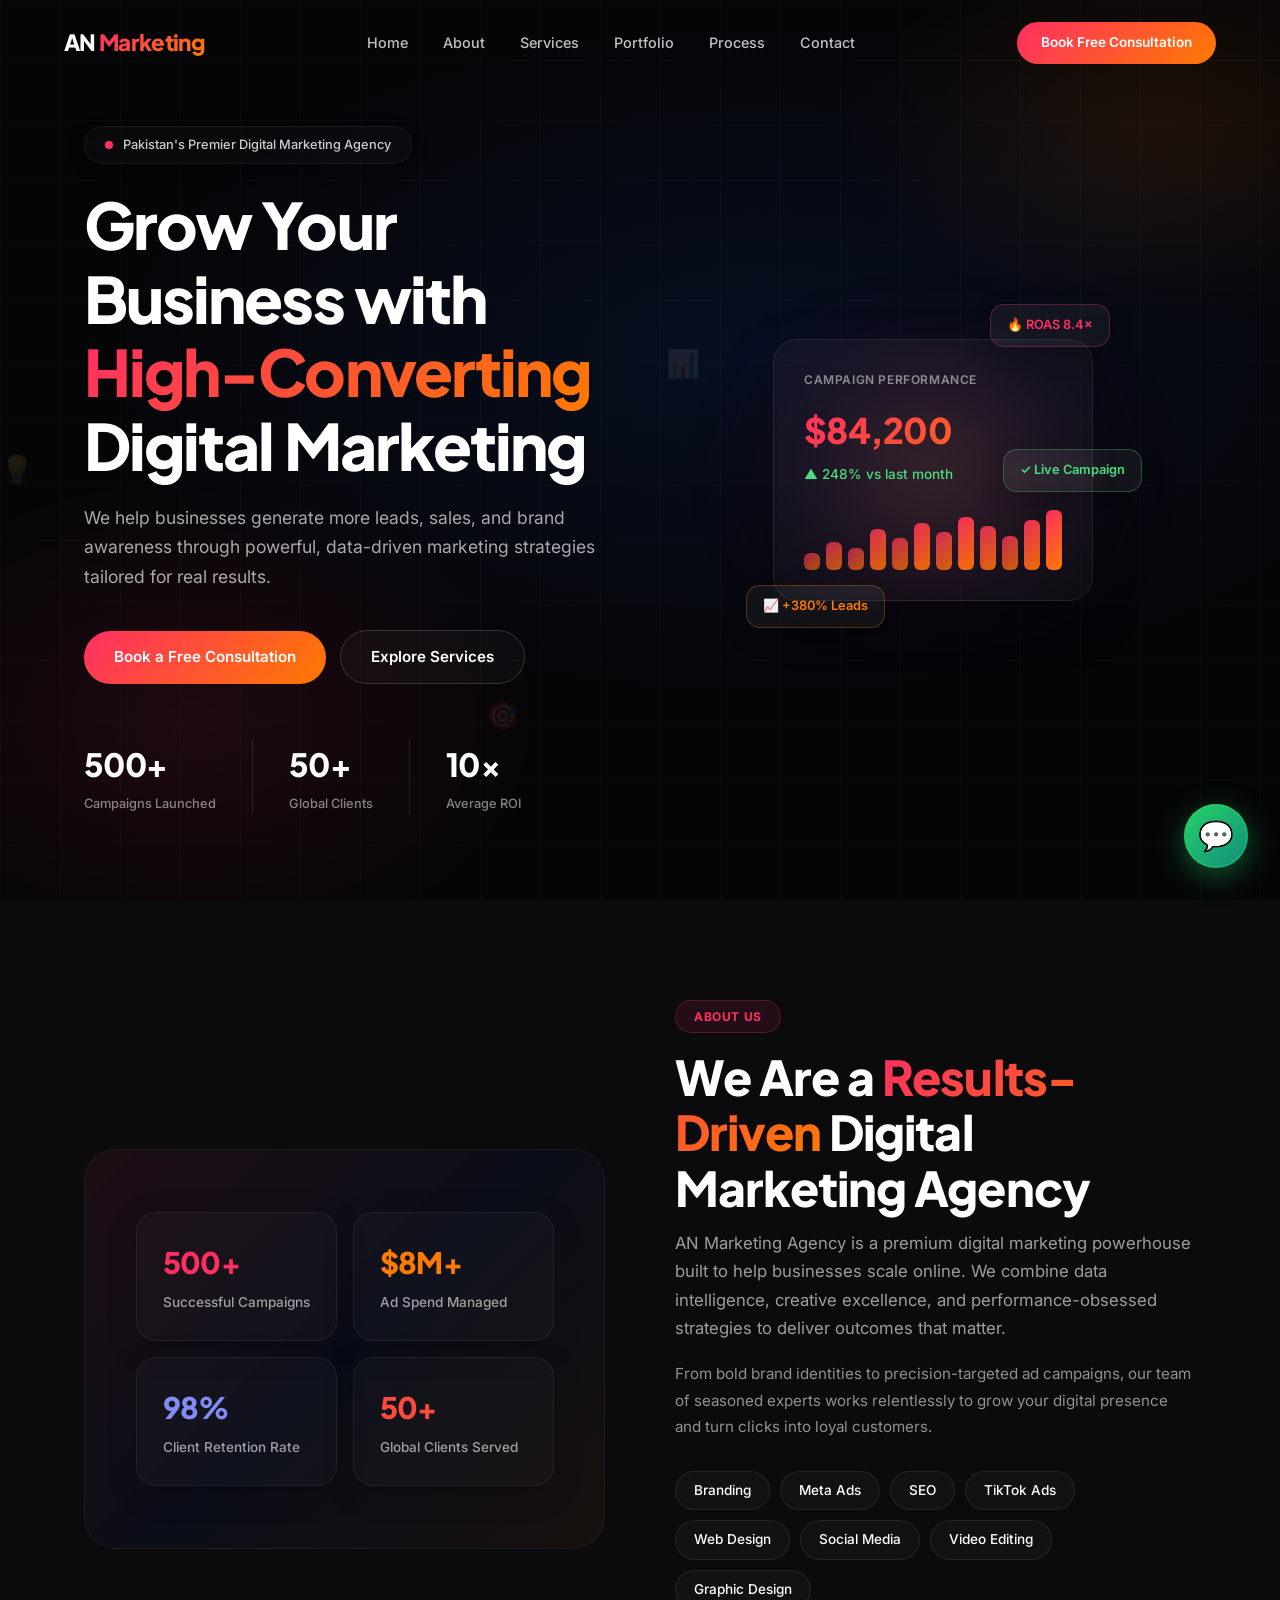
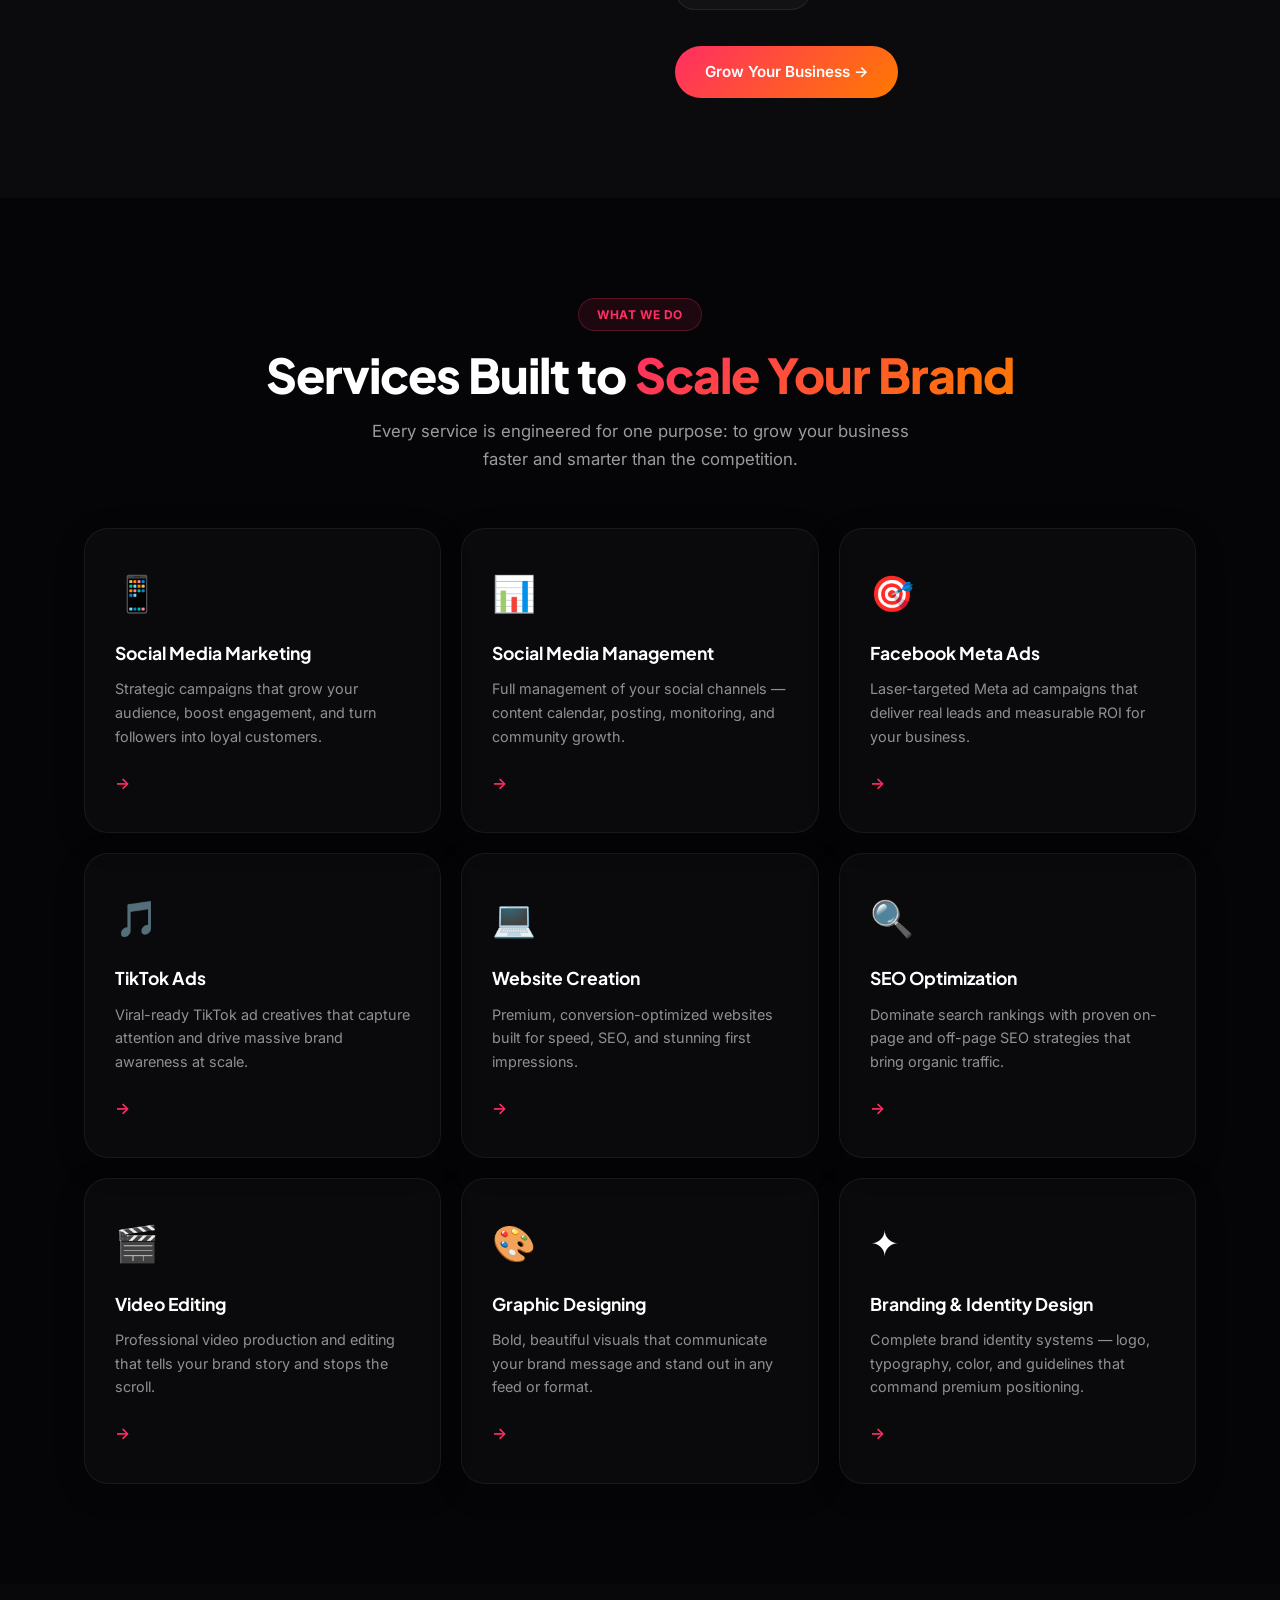
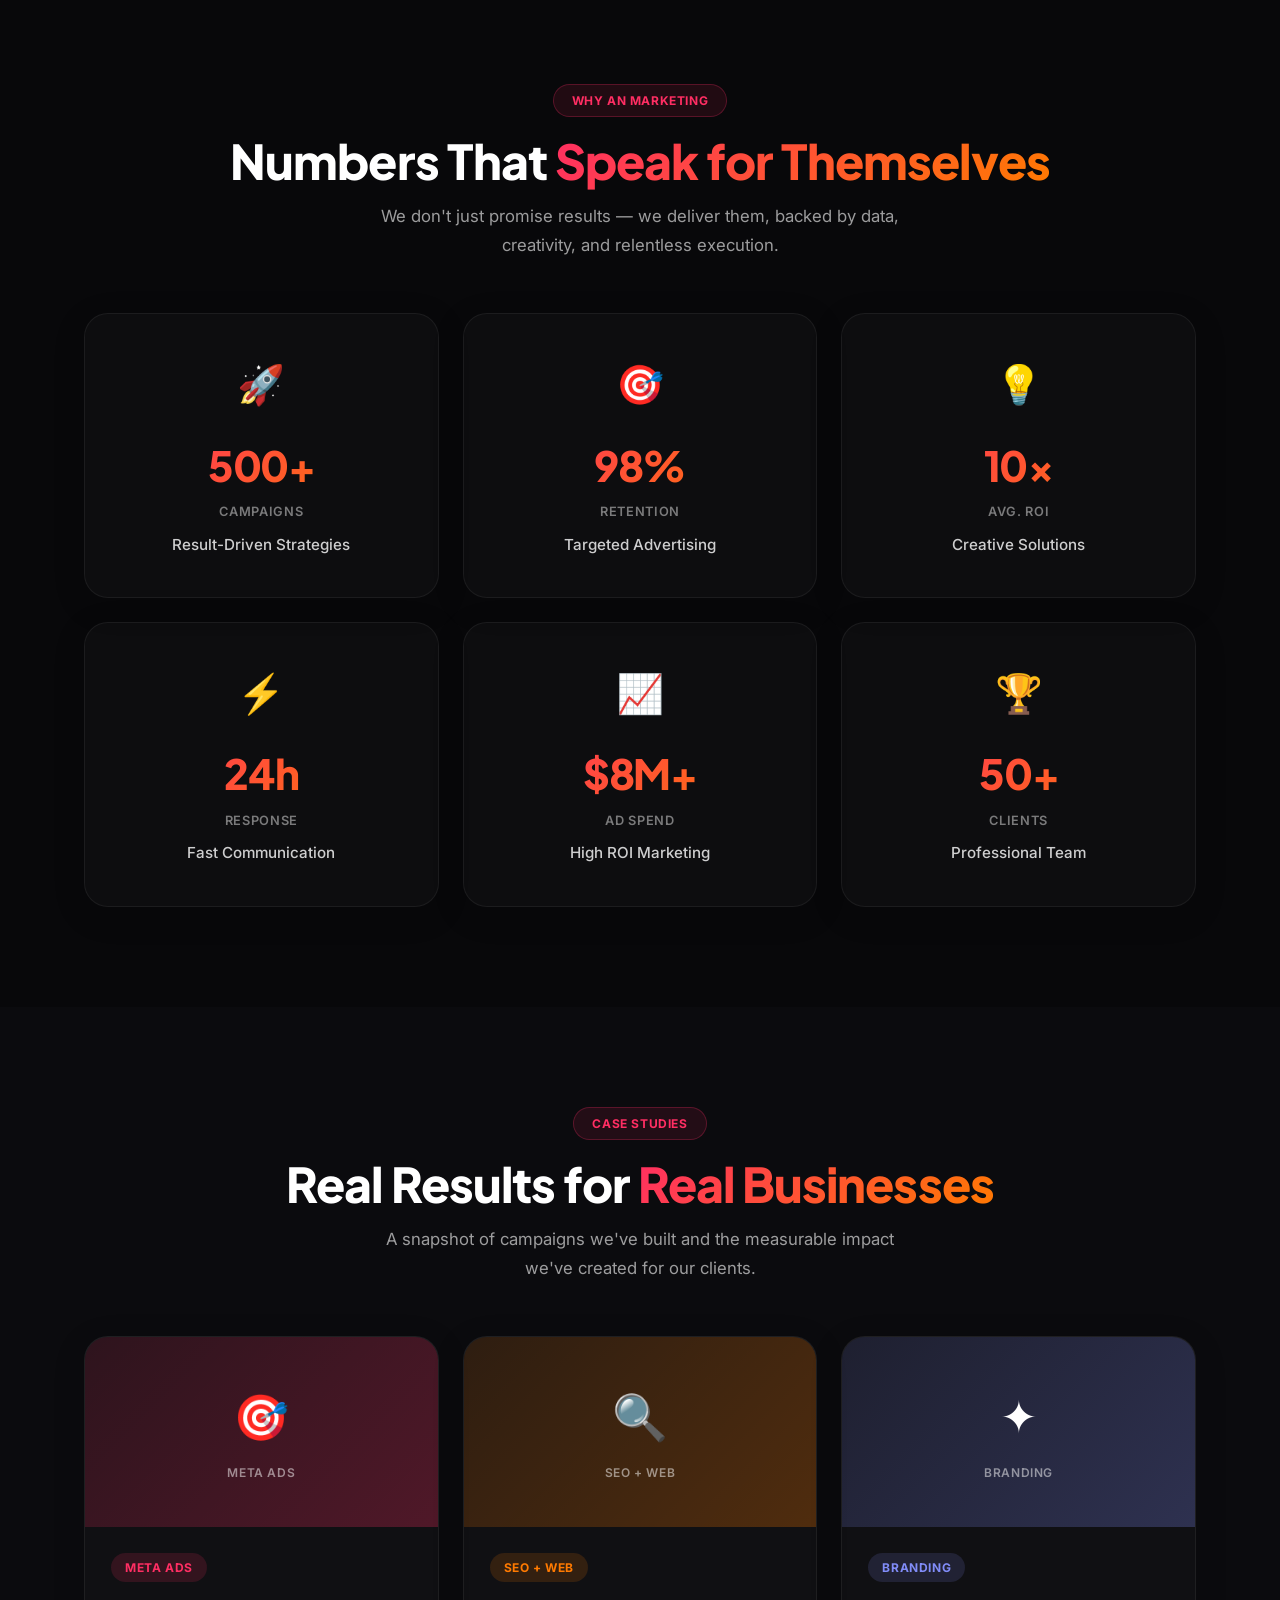
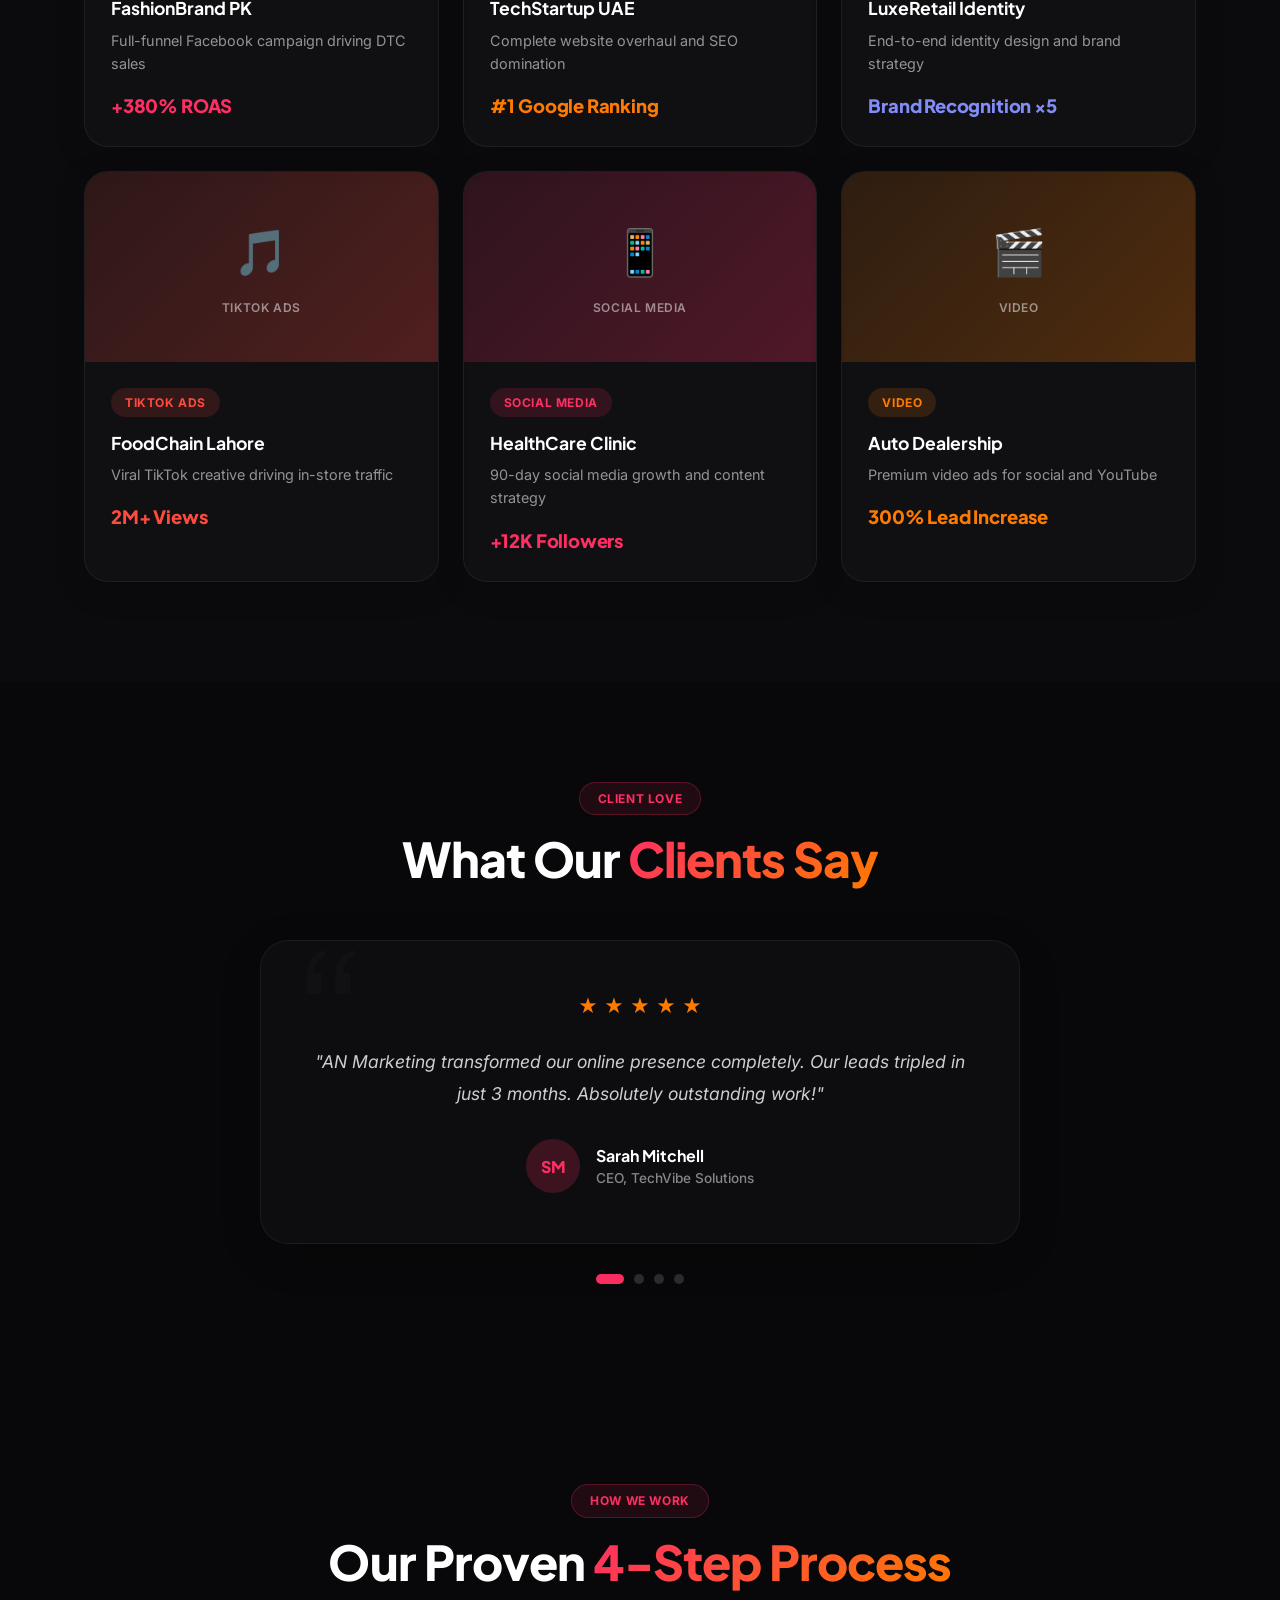
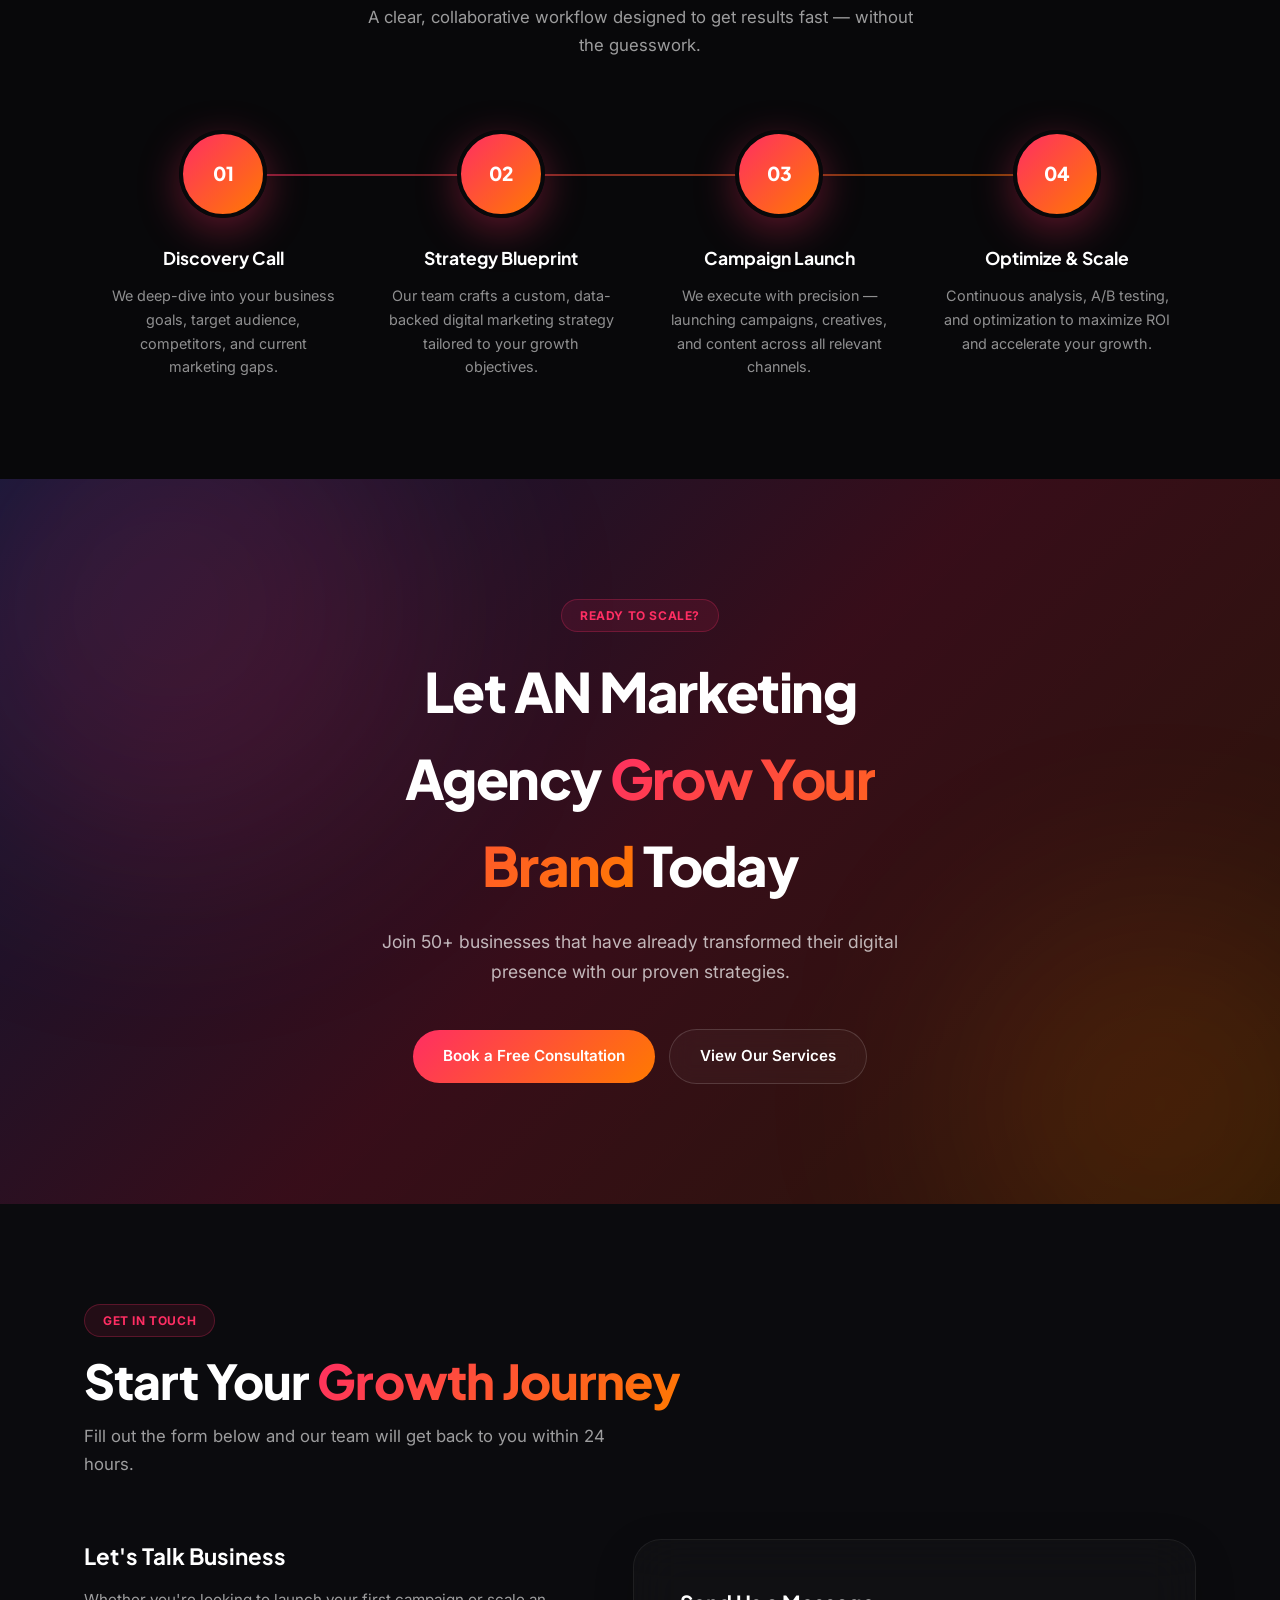
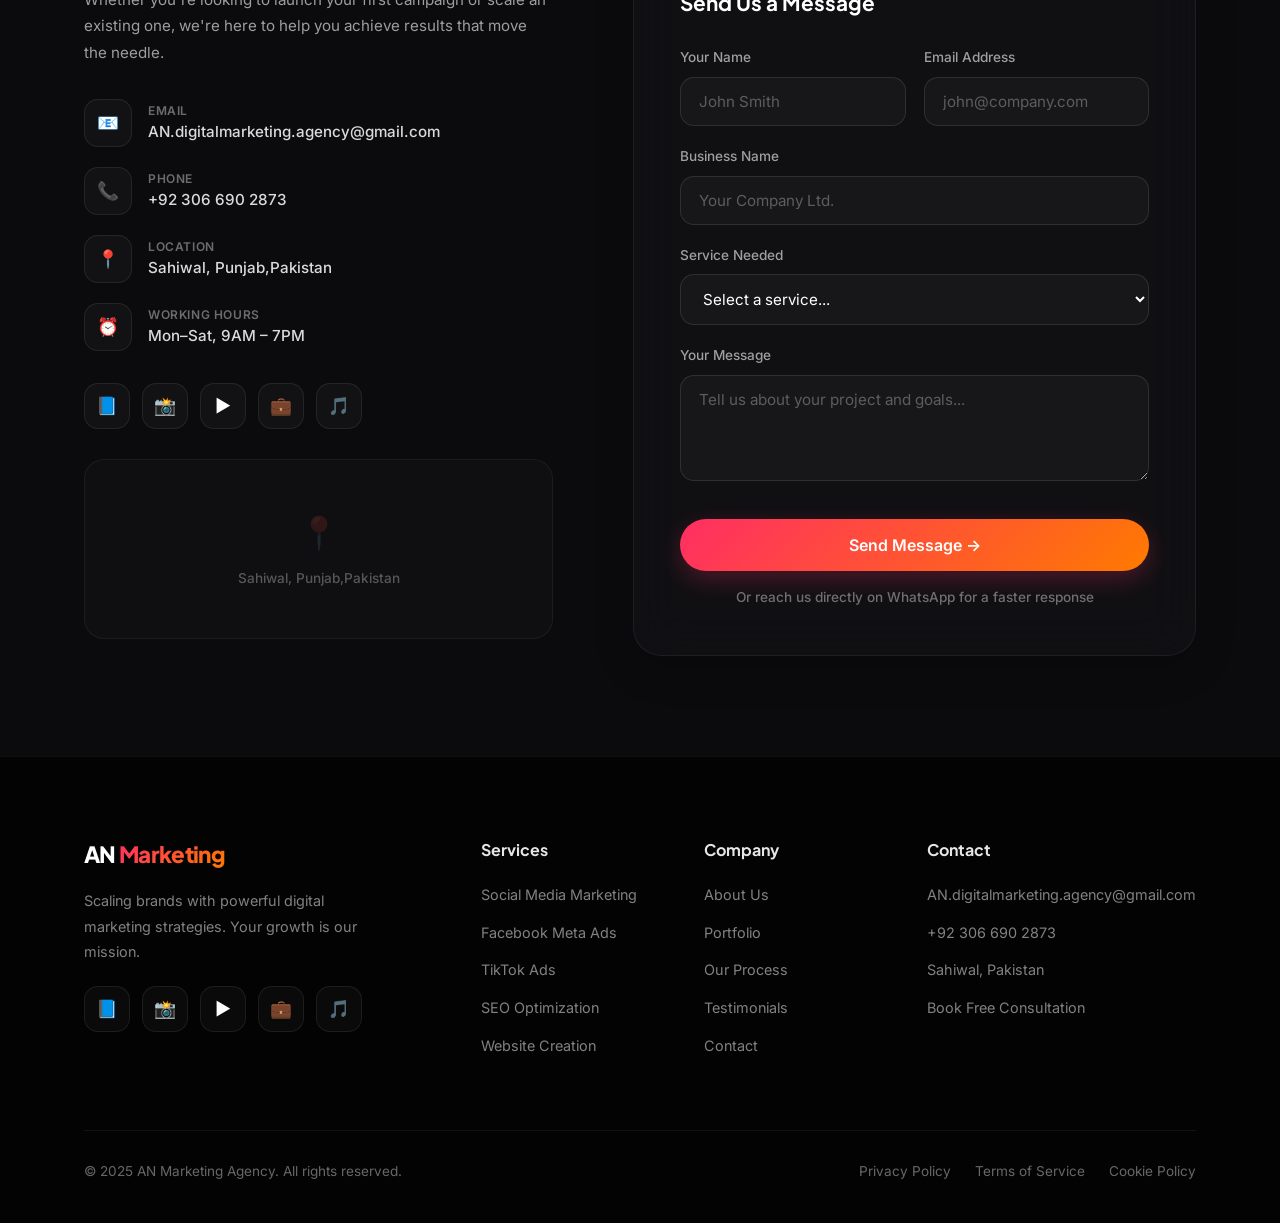
<file: main.html>
<!DOCTYPE html>
<html lang="en">
<head>
<meta charset="UTF-8"/>
<meta name="viewport" content="width=device-width, initial-scale=1.0"/>
<meta name="description" content="AN Marketing Agency – Scaling Brands with Powerful Digital Marketing. Pakistan's premier digital marketing agency specializing in Meta Ads, TikTok Ads, SEO, Web Design, and more."/>
<title>AN Marketing Agency – Scaling Brands with Powerful Digital Marketing</title>
<link rel="preconnect" href="https://fonts.googleapis.com"/>
<link rel="stylesheet" href="anwebsite.css"/>
<link rel="preconnect" href="https://fonts.gstatic.com" crossorigin>
<link href="https://fonts.googleapis.com/css2?family=Plus+Jakarta+Sans:wght@500;600;700;800&family=Inter:wght@300;400;500;600&display=swap" rel="stylesheet"/>

</head>
<body>

<div id="loader">
  <div class="loader-wrap">
    <div class="loader-ring"></div>
    <div class="loader-text">AN Marketing</div>
  </div>
</div>

<a id="wa-fab" href="https://wa.me/923000000000" target="_blank" rel="noopener noreferrer" aria-label="WhatsApp">
  <div class="wa-pulse"></div>
  💬
</a>

<div id="mobile-menu">
  <button class="menu-close" id="menu-close-btn">✕</button>
  <a href="#home" class="mobile-link">Home</a>
  <a href="#about" class="mobile-link">About</a>
  <a href="#services" class="mobile-link">Services</a>
  <a href="#portfolio" class="mobile-link">Portfolio</a>
  <a href="#process" class="mobile-link">Process</a>
  <a href="#contact" class="mobile-link">Contact</a>
  <a href="#contact" class="btn-primary mobile-link">Book Free Consultation</a>
</div>

<nav id="nav">
  <a href="#home" class="nav-logo">AN <span>Marketing</span></a>
  <ul class="nav-links">
    <li><a href="#home">Home</a></li>
    <li><a href="#about">About</a></li>
    <li><a href="#services">Services</a></li>
    <li><a href="#portfolio">Portfolio</a></li>
    <li><a href="#process">Process</a></li>
    <li><a href="#contact">Contact</a></li>
  </ul>
  <a href="#contact" class="nav-cta">Book Free Consultation</a>
  <button class="hamburger" id="hamburger" aria-label="Menu">
    <span></span><span></span><span></span>
  </button>
</nav>

<section id="home">
  <div class="hero-bg"></div>
  <div class="hero-grid"></div>
  <div class="fi">📊</div>
  <div class="fi">🎯</div>
  <div class="fi">📱</div>
  <div class="fi">💡</div>

  <div class="hero-container">
    <div class="hero-content">
      <div class="hero-badge"><span class="badge-dot"></span> Pakistan's Premier Digital Marketing Agency</div>
      <h1 class="hero-h1">Grow Your Business with <span class="grad-text">High-Converting</span> Digital Marketing</h1>
      <p class="hero-sub">We help businesses generate more leads, sales, and brand awareness through powerful, data-driven marketing strategies tailored for real results.</p>
      <div class="btn-group hero-btns">
        <a href="#contact" class="btn-primary">Book a Free Consultation</a>
        <a href="#services" class="btn-outline">Explore Services</a>
      </div>
      <div class="hero-stats">
        <div class="stat-item">
          <div class="stat-num" data-target="500" data-suffix="+">0+</div>
          <div class="stat-lbl">Campaigns Launched</div>
        </div>
        <div class="stat-item">
          <div class="stat-num" data-target="50" data-suffix="+">0+</div>
          <div class="stat-lbl">Global Clients</div>
        </div>
        <div class="stat-item">
          <div class="stat-num" data-target="10" data-suffix="×">0×</div>
          <div class="stat-lbl">Average ROI</div>
        </div>
      </div>
    </div>

    <div class="hero-visual">
      <div class="hero-orbs">
        <div class="orb orb1"></div>
        <div class="orb orb2"></div>
        <div class="orb orb3"></div>
      </div>
      <div class="dashboard-card">
        <div class="chip chip1">🔥 ROAS 8.4×</div>
        <div class="chip chip2">📈 +380% Leads</div>
        <div class="chip chip3">✓ Live Campaign</div>
        <div class="dash-label">Campaign Performance</div>
        <div class="dash-metric">$84,200</div>
        <div class="dash-change">▲ 248% vs last month</div>
        <div class="dash-bars" id="dash-bars"></div>
      </div>
    </div>
  </div>
</section>

<section id="about" class="section">
  <div class="container">
    <div class="about-grid">
      <div class="about-visual fade-up">
        <div class="about-shape"></div>
        <div class="about-cards">
          <div class="acard"><div class="acard-num" style="color:var(--pink)">500+</div><div class="acard-lbl">Successful Campaigns</div></div>
          <div class="acard"><div class="acard-num" style="color:var(--orange)">$8M+</div><div class="acard-lbl">Ad Spend Managed</div></div>
          <div class="acard"><div class="acard-num" style="color:#818cf8">98%</div><div class="acard-lbl">Client Retention Rate</div></div>
          <div class="acard"><div class="acard-num" style="color:var(--red)">50+</div><div class="acard-lbl">Global Clients Served</div></div>
        </div>
      </div>
      <div class="fade-up delay-2">
        <span class="section-tag">About Us</span>
        <h2 class="section-title">We Are a <span class="grad-text">Results-Driven</span> Digital Marketing Agency</h2>
        <p class="section-sub" style="margin-bottom:18px">AN Marketing Agency is a premium digital marketing powerhouse built to help businesses scale online. We combine data intelligence, creative excellence, and performance-obsessed strategies to deliver outcomes that matter.</p>
        <p style="font-size:.95rem;color:rgba(255,255,255,.55);line-height:1.75;margin-bottom:30px">From bold brand identities to precision-targeted ad campaigns, our team of seasoned experts works relentlessly to grow your digital presence and turn clicks into loyal customers.</p>
        <div class="tags">
          <span class="tag">Branding</span><span class="tag">Meta Ads</span><span class="tag">SEO</span>
          <span class="tag">TikTok Ads</span><span class="tag">Web Design</span><span class="tag">Social Media</span>
          <span class="tag">Video Editing</span><span class="tag">Graphic Design</span>
        </div>
        <div style="margin-top:36px"><a href="#contact" class="btn-primary">Grow Your Business →</a></div>
      </div>
    </div>
  </div>
</section>

<section id="services" class="section">
  <div class="container">
    <div class="text-center fade-up">
      <span class="section-tag">What We Do</span>
      <h2 class="section-title">Services Built to <span class="grad-text">Scale Your Brand</span></h2>
      <p class="section-sub">Every service is engineered for one purpose: to grow your business faster and smarter than the competition.</p>
    </div>
    <div class="services-grid" id="services-grid"></div>
  </div>
</section>

<section id="why" class="section">
  <div class="container">
    <div class="text-center fade-up">
      <span class="section-tag">Why AN Marketing</span>
      <h2 class="section-title">Numbers That <span class="grad-text">Speak for Themselves</span></h2>
      <p class="section-sub">We don't just promise results — we deliver them, backed by data, creativity, and relentless execution.</p>
    </div>
    <div class="why-grid" id="why-grid"></div>
  </div>
</section>

<section id="portfolio" class="section">
  <div class="container">
    <div class="text-center fade-up">
      <span class="section-tag">Case Studies</span>
      <h2 class="section-title">Real Results for <span class="grad-text">Real Businesses</span></h2>
      <p class="section-sub">A snapshot of campaigns we've built and the measurable impact we've created for our clients.</p>
    </div>
    <div class="port-grid" id="port-grid"></div>
  </div>
</section>

<section id="testimonials" class="section" style="background:var(--dark3)">
  <div class="container">
    <div class="text-center fade-up">
      <span class="section-tag">Client Love</span>
      <h2 class="section-title">What Our <span class="grad-text">Clients Say</span></h2>
    </div>
    <div class="test-wrap">
      <div class="test-card" id="test-card"></div>
      <div class="test-dots" id="test-dots"></div>
    </div>
  </div>
</section>

<section id="process" class="section">
  <div class="container">
    <div class="text-center fade-up">
      <span class="section-tag">How We Work</span>
      <h2 class="section-title">Our Proven <span class="grad-text">4-Step Process</span></h2>
      <p class="section-sub">A clear, collaborative workflow designed to get results fast — without the guesswork.</p>
    </div>
    <div class="proc-grid" id="proc-grid"></div>
  </div>
</section>

<section id="cta-banner">
  <div class="cta-glow cta-glow1"></div>
  <div class="cta-glow cta-glow2"></div>
  <div class="cta-inner fade-up">
    <span class="section-tag">Ready to Scale?</span>
    <div class="cta-h2">Let AN Marketing Agency <span class="grad-text">Grow Your Brand</span> Today</div>
    <p class="cta-sub">Join 50+ businesses that have already transformed their digital presence with our proven strategies.</p>
    <div class="btn-group" style="justify-content:center">
      <a href="#contact" class="btn-primary">Book a Free Consultation</a>
      <a href="#services" class="btn-outline">View Our Services</a>
    </div>
  </div>
</section>

<section id="contact" class="section">
  <div class="container">
    <div class="fade-up">
      <span class="section-tag">Get In Touch</span>
      <h2 class="section-title">Start Your <span class="grad-text">Growth Journey</span></h2>
      <p class="section-sub">Fill out the form below and our team will get back to you within 24 hours.</p>
    </div>
    <div class="contact-grid">
      <div class="fade-up">
        <div class="ci-h3">Let's Talk Business</div>
        <p class="ci-p">Whether you're looking to launch your first campaign or scale an existing one, we're here to help you achieve results that move the needle.</p>
        <div class="cd"><div class="cd-icon">📧</div><div><div class="cd-lbl">Email</div><div class="cd-val">AN.digitalmarketing.agency@gmail.com</div></div></div>
        <div class="cd"><div class="cd-icon">📞</div><div><div class="cd-lbl">Phone</div><div class="cd-val">+92 306 690 2873</div></div></div>
        <div class="cd"><div class="cd-icon">📍</div><div><div class="cd-lbl">Location</div><div class="cd-val">Sahiwal, Punjab,Pakistan</div></div></div>
        <div class="cd"><div class="cd-icon">⏰</div><div><div class="cd-lbl">Working Hours</div><div class="cd-val">Mon–Sat, 9AM – 7PM</div></div></div>
        <div class="soc-row">
          <div class="soc-btn">📘</div><div class="soc-btn">📸</div>
          <div class="soc-btn">▶️</div><div class="soc-btn">💼</div><div class="soc-btn">🎵</div>
        </div>
        <div class="map-box"><span>📍</span><span class="map-lbl">Sahiwal, Punjab,Pakistan</span></div>
      </div>
      <div class="cform fade-up delay-2">
        <h3>Send Us a Message</h3>
        <form id="contact-form" onsubmit="handleSubmit(event)">
          <div class="form-row">
            <div class="fg"><label>Your Name</label><input type="text" placeholder="John Smith" required/></div>
            <div class="fg"><label>Email Address</label><input type="email" placeholder="john@company.com" required/></div>
          </div>
          <div class="fg"><label>Business Name</label><input type="text" placeholder="Your Company Ltd."/></div>
          <div class="fg">
            <label>Service Needed</label>
            <select>
              <option value="">Select a service...</option>
              <option>Social Media Marketing</option>
              <option>Social Media Management</option>
              <option>Facebook Meta Ads</option>
              <option>TikTok Ads</option>
              <option>Website Creation</option>
              <option>SEO Optimization</option>
              <option>Video Editing</option>
              <option>Graphic Designing</option>
              <option>Branding & Identity Design</option>
            </select>
          </div>
          <div class="fg"><label>Your Message</label><textarea rows="4" placeholder="Tell us about your project and goals..."></textarea></div>
          <button type="submit" class="form-submit">Send Message →</button>
          <p class="form-note">Or reach us directly on WhatsApp for a faster response</p>
        </form>
      </div>
    </div>
  </div>
</section>

<footer>
  <div class="container">
    <div class="footer-grid">
      <div class="footer-brand">
        <div class="nav-logo">AN <span>Marketing</span></div>
        <p>Scaling brands with powerful digital marketing strategies. Your growth is our mission.</p>
        <div class="soc-row" style="margin-top:22px">
          <div class="soc-btn">📘</div><div class="soc-btn">📸</div>
          <div class="soc-btn">▶️</div><div class="soc-btn">💼</div><div class="soc-btn">🎵</div>
        </div>
      </div>
      <div class="footer-col">
        <h4>Services</h4>
        <ul>
          <li><a href="#services">Social Media Marketing</a></li>
          <li><a href="#services">Facebook Meta Ads</a></li>
          <li><a href="#services">TikTok Ads</a></li>
          <li><a href="#services">SEO Optimization</a></li>
          <li><a href="#services">Website Creation</a></li>
        </ul>
      </div>
      <div class="footer-col">
        <h4>Company</h4>
        <ul>
          <li><a href="#about">About Us</a></li>
          <li><a href="#portfolio">Portfolio</a></li>
          <li><a href="#process">Our Process</a></li>
          <li><a href="#testimonials">Testimonials</a></li>
          <li><a href="#contact">Contact</a></li>
        </ul>
      </div>
      <div class="footer-col">
        <h4>Contact</h4>
        <ul>
          <li><a href="mailto:AN.digitalmarketing.agency@gmail.com">AN.digitalmarketing.agency@gmail.com</a></li>
          <li><a href="tel:+923066902873">+92 306 690 2873</a></li>
          <li><a href="#contact">Sahiwal, Pakistan</a></li>
          <li><a href="#contact">Book Free Consultation</a></li>
        </ul>
      </div>
    </div>
    <div class="footer-bottom">
      <div class="footer-copy">© 2025 AN Marketing Agency. All rights reserved.</div>
      <div class="footer-links">
        <a href="#">Privacy Policy</a>
        <a href="#">Terms of Service</a>
        <a href="#">Cookie Policy</a>
      </div>
    </div>
  </div>
</footer>

<script src="Anwebsite.js"></script>
</body>
</html>
</file>
<file: style.css>
:root {
  --pink:    #FF2E63;
  --orange:  #FF7A00;
  --navy:    #0B1B42;
  --red:     #FF4A3D;
  --white:   #FFFFFF;
  --dark:    #050507;
  --dark2:   #0B0B0E;
  --dark3:   #08080A;
  --glass:   rgba(255,255,255,0.025);
  --gb:      rgba(255,255,255,0.06);
  --grad:    linear-gradient(135deg, var(--pink), var(--orange));
}

/* ===================== RESET ===================== */
*,*::before,*::after{box-sizing:border-box;margin:0;padding:0;}
html{scroll-behavior:smooth;}
body{background:var(--dark);color:#fff;font-family:'Inter',sans-serif;overflow-x:hidden;line-height:1.6;}
img{max-width:100%;display:block;}
a{text-decoration:none;color:inherit;}
ul{list-style:none;}
button{cursor:pointer;font-family:'Inter',sans-serif;border:none;outline:none;}
input,select,textarea{font-family:'Inter',sans-serif;outline:none;}

/* ===================== LOADER ===================== */
#loader{
  position:fixed;inset:0;z-index:9999;
  background:var(--dark);
  display:flex;align-items:center;justify-content:center;
  transition:opacity .6s ease, visibility .6s ease;
}
#loader.hidden{opacity:0;visibility:hidden;}
.loader-wrap{text-align:center;}
.loader-ring{
  width:60px;height:60px;border-radius:50%;
  border:3px solid transparent;
  border-top-color:var(--pink);
  border-right-color:var(--orange);
  animation:spin .9s linear infinite;
  margin:0 auto 16px;
}
.loader-text{font-family:'Plus Jakarta Sans',sans-serif;font-size:.85rem;letter-spacing:.1em;color:rgba(255,255,255,.6);text-transform:uppercase;font-weight:700;}
@keyframes spin{to{transform:rotate(360deg);}}

/* ===================== SCROLLBAR ===================== */
::-webkit-scrollbar{width:6px;}
::-webkit-scrollbar-track{background:var(--dark2);}
::-webkit-scrollbar-thumb{background:var(--pink);border-radius:3px;}

/* ===================== UTILITY ===================== */
.container{max-width:1240px;margin:0 auto;padding:0 5%;}
.section{padding:100px 0;}
.section-tag{
  display:inline-block;font-size:.75rem;font-weight:700;letter-spacing:.05em;
  text-transform:uppercase;color:var(--pink);
  background:rgba(255, 46, 99, 0.1);border:1px solid rgba(255, 46, 99, 0.25);
  padding:6px 18px;border-radius:50px;margin-bottom:16px;
}
.section-title{font-family:'Plus Jakarta Sans',sans-serif;font-size:clamp(1.9rem,3.8vw,3rem);font-weight:800;line-height:1.15;margin-bottom:14px;letter-spacing:-0.02em;}
.section-sub{font-size:1.05rem;color:rgba(255,255,255,.6);max-width:560px;line-height:1.7;}
.grad-text{background:var(--grad);-webkit-background-clip:text;-webkit-text-fill-color:transparent;background-clip:text;}
.text-center{text-align:center;}
.text-center .section-sub{margin:0 auto;}

/* BUTTONS */
.btn-primary{
  display:inline-block;background:var(--grad);color:#fff;
  padding:14px 30px;border-radius:50px;font-size:.95rem;font-weight:600;
  transition:transform .3s,box-shadow .3s;white-space:nowrap;
}
.btn-primary:hover{transform:translateY(-3px);box-shadow:0 12px 35px rgba(255, 46, 99, 0.35);}
.btn-outline{
  display:inline-block;background:rgba(255,255,255,0.03);color:#fff;
  border:1px solid rgba(255,255,255,.15);
  padding:14px 30px;border-radius:50px;font-size:.95rem;font-weight:600;
  backdrop-filter:blur(10px);transition:all .3s;white-space:nowrap;
}
.btn-outline:hover{border-color:var(--pink);color:var(--white);background:rgba(255,46,99,0.1);transform:translateY(-3px);}
.btn-group{display:flex;gap:14px;flex-wrap:wrap;align-items:center;}

/* GLASS CARD */
.glass{
  background:var(--glass);
  border:1px solid var(--gb);
  backdrop-filter:blur(24px);
  -webkit-backdrop-filter:blur(24px);
  border-radius:20px;
  box-shadow: 0 8px 32px 0 rgba(0,0,0,0.2);
}

/* FADE-UP ANIMATION */
.fade-up{opacity:0;transform:translateY(40px);transition:opacity .8s cubic-bezier(.16,1,.3,1),transform .8s cubic-bezier(.16,1,.3,1);}
.fade-up.visible{opacity:1;transform:translateY(0);}
.delay-1{transition-delay:.1s;}.delay-2{transition-delay:.2s;}.delay-3{transition-delay:.3s;}
.delay-4{transition-delay:.4s;}.delay-5{transition-delay:.5s;}.delay-6{transition-delay:.6s;}

/* ===================== NAV ===================== */
#nav{
  position:fixed;top:0;left:0;right:0;z-index:1000;
  padding:22px 5%;
  display:flex;align-items:center;justify-content:space-between;
  transition:all .4s ease;
}
#nav.scrolled{
  background:rgba(5, 5, 7, 0.85);
  backdrop-filter:blur(22px);
  -webkit-backdrop-filter:blur(22px);
  padding:14px 5%;
  border-bottom:1px solid var(--gb);
}
.nav-logo{font-family:'Plus Jakarta Sans',sans-serif;font-weight:800;font-size:1.4rem;cursor:pointer;letter-spacing:-0.03em;}
.nav-logo span{background:var(--grad);-webkit-background-clip:text;-webkit-text-fill-color:transparent;background-clip:text;}
.nav-links{display:flex;gap:2.2rem;}
.nav-links a{font-size:.9rem;font-weight:500;opacity:.75;transition:opacity .3s;position:relative;}
.nav-links a::after{content:'';position:absolute;bottom:-6px;left:0;width:0;height:2px;background:var(--pink);transition:width .3s;}
.nav-links a:hover{opacity:1;}
.nav-links a:hover::after{width:100%;}
.nav-cta{background:var(--grad);color:#fff;padding:10px 24px;border-radius:50px;font-size:.85rem;font-weight:600;transition:all .3s;}
.nav-cta:hover{transform:translateY(-2px);box-shadow:0 8px 25px rgba(255, 46, 99, 0.3);}
.hamburger{display:none;flex-direction:column;gap:5px;cursor:pointer;padding:4px;background:none;border:none;}
.hamburger span{display:block;width:24px;height:2px;background:#fff;border-radius:2px;transition:all .3s;}
.hamburger.open span:nth-child(1){transform:translateY(7px) rotate(45deg);}
.hamburger.open span:nth-child(2){opacity:0;}
.hamburger.open span:nth-child(3){transform:translateY(-7px) rotate(-45deg);}

/* MOBILE MENU */
#mobile-menu{
  display:none;position:fixed;inset:0;z-index:999;
  background:rgba(5, 5, 7, 0.98);backdrop-filter:blur(30px);
  flex-direction:column;align-items:center;justify-content:center;gap:2.5rem;
}
#mobile-menu.open{display:flex;}
#mobile-menu a{font-family:'Plus Jakarta Sans',sans-serif;font-size:1.6rem;font-weight:700;opacity:.88;transition:color .3s;letter-spacing:-0.02em;}
#mobile-menu a:hover{color:var(--pink);}
.menu-close{position:absolute;top:24px;right:28px;font-size:1.4rem;cursor:pointer;opacity:.55;background:none;border:none;color:#fff;}

/* ===================== HERO ===================== */
#home{
  min-height:100vh;display:flex;align-items:center;
  position:relative;overflow:hidden;padding:120px 0 80px;
}
.hero-bg{
  position:absolute;inset:0;
  background:
    radial-gradient(ellipse 75% 55% at 60% 40%, rgba(11, 27, 66, .45) 0%,transparent 70%),
    radial-gradient(ellipse 45% 45% at 15% 80%, rgba(255, 46, 99, .1) 0%,transparent 60%),
    radial-gradient(ellipse 40% 35% at 90% 15%, rgba(255, 122, 0, .1) 0%,transparent 60%),
    var(--dark);
}
.hero-grid{
  position:absolute;inset:0;
  background-image:linear-gradient(rgba(255,255,255,.018) 1px,transparent 1px),
                   linear-gradient(90deg,rgba(255,255,255,.018) 1px,transparent 1px);
  background-size:60px 60px;
}
.hero-container{position:relative;z-index:2;max-width:1240px;margin:0 auto;padding:0 5%;display:grid;grid-template-columns:1fr 1fr;gap:60px;align-items:center;}
.hero-badge{
  display:inline-flex;align-items:center;gap:10px;
  background:var(--glass);border:1px solid var(--gb);backdrop-filter:blur(12px);
  border-radius:50px;padding:8px 20px;font-size:.8rem;font-weight:500;
  color:rgba(255,255,255,.8);margin-bottom:24px;
  animation:fadeUp .8s ease both;
  box-shadow: 0 4px 20px rgba(0,0,0,0.1);
}
.badge-dot{width:8px;height:8px;border-radius:50%;background:var(--pink);animation:pulse 2s infinite;}
@keyframes pulse{0%,100%{opacity:1;box-shadow:0 0 0 0 rgba(255,46,99,0.4);}50%{opacity:.6;box-shadow:0 0 0 6px rgba(255,46,99,0);}}
.hero-h1{font-family:'Plus Jakarta Sans',sans-serif;font-size:clamp(2.4rem,5vw,4.2rem);font-weight:800;line-height:1.15;margin-bottom:20px;animation:fadeUp .8s .15s ease both;letter-spacing:-0.03em;}
.hero-sub{font-size:1.1rem;color:rgba(255,255,255,.65);max-width:540px;line-height:1.7;margin-bottom:38px;animation:fadeUp .8s .3s ease both;}
.hero-btns{animation:fadeUp .8s .45s ease both;}
.hero-stats{display:flex;gap:0;margin-top:54px;animation:fadeUp .8s .6s ease both;flex-wrap:wrap;}
.stat-item{padding-right:36px;margin-right:36px;border-right:1px solid rgba(255,255,255,.1);}
.stat-item:last-child{border-right:none;margin-right:0;padding-right:0;}
.stat-num{font-family:'Plus Jakarta Sans',sans-serif;font-size:2rem;font-weight:800;letter-spacing:-0.02em;}
.stat-lbl{font-size:.8rem;color:rgba(255,255,255,.5);margin-top:4px;font-weight:500;}

/* HERO VISUAL */
.hero-visual{position:relative;display:flex;align-items:center;justify-content:center;animation:fadeUp 1s .4s ease both;}
.hero-orbs{position:absolute;inset:0;border-radius:50%;}
.orb{position:absolute;border-radius:50%;filter:blur(40px);}
.orb1{width:100%;height:100%;background:radial-gradient(circle,rgba(255,46,99,.15),transparent 70%);animation:orb 8s ease-in-out infinite;}
.orb2{width:70%;height:70%;top:15%;left:15%;background:radial-gradient(circle,rgba(11,27,66,.4),transparent 70%);animation:orb 6s ease-in-out infinite reverse;}
.orb3{width:45%;height:45%;top:27%;left:27%;background:radial-gradient(circle,rgba(255,122,0,.2),transparent 70%);animation:orb 4s ease-in-out infinite;}
@keyframes orb{0%,100%{transform:scale(1);}50%{transform:scale(1.12);}}
.dashboard-card{
  position:relative;z-index:2;width:320px;
  background:rgba(255,255,255,.03);border:1px solid rgba(255,255,255,.08);
  backdrop-filter:blur(30px);border-radius:24px;padding:30px;
  box-shadow: 0 20px 50px rgba(0,0,0,0.3);
}
.dash-label{font-size:.75rem;font-weight:600;letter-spacing:.05em;color:rgba(255,255,255,.5);text-transform:uppercase;margin-bottom:12px;}
.dash-metric{font-family:'Plus Jakarta Sans',sans-serif;font-size:2.2rem;font-weight:800;background:var(--grad);-webkit-background-clip:text;-webkit-text-fill-color:transparent;background-clip:text;margin-bottom:6px;letter-spacing:-0.02em;}
.dash-change{font-size:.85rem;font-weight:500;color:#4ade80;margin-bottom:24px;}
.dash-bars{display:flex;align-items:flex-end;gap:6px;height:60px;}
.bar{flex:1;border-radius:6px;background:var(--grad);transition:height .3s;}
.chip{
  position:absolute;background:rgba(255,255,255,.05);border:1px solid rgba(255,255,255,.1);
  backdrop-filter:blur(12px);border-radius:14px;padding:10px 16px;
  font-size:.8rem;font-weight:600;white-space:nowrap;
  box-shadow: 0 8px 24px rgba(0,0,0,0.2);
}
.chip1{top:-36px;right:-18px;color:var(--pink);border-color:rgba(255,46,99,.3);animation:chipFloat 4s ease-in-out infinite;}
.chip2{bottom:-28px;left:-28px;color:var(--orange);border-color:rgba(255,122,0,.3);animation:chipFloat 4s 1.5s ease-in-out infinite;}
.chip3{top:42%;right:-50px;color:#4ade80;border-color:rgba(74,222,128,.3);animation:chipFloat 4s 3s ease-in-out infinite;}
@keyframes chipFloat{0%,100%{transform:translateY(0);}50%{transform:translateY(-10px);}}
@keyframes fadeUp{from{opacity:0;transform:translateY(30px);}to{opacity:1;transform:translateY(0);}}

/* floating icons */
.fi{position:absolute;font-size:1.7rem;opacity:.08;animation:fi 6s ease-in-out infinite;}
.fi:nth-child(1){top:22%;left:12%;animation-delay:0s;}
.fi:nth-child(2){top:68%;left:22%;animation-delay:1.2s;}
.fi:nth-child(3){top:38%;left:52%;animation-delay:2.4s;}
.fi:nth-child(4){bottom:18%;left:38%;animation-delay:3.6s;}
@keyframes fi{0%,100%{transform:translateY(0) rotate(0deg);}50%{transform:translateY(-18px) rotate(6deg);}}

/* ===================== ABOUT ===================== */
#about{background:var(--dark2);}
.about-grid{display:grid;grid-template-columns:1fr 1fr;gap:70px;align-items:center;}
.about-visual{position:relative;min-height:400px;display:flex;align-items:center;justify-content:center;}
.about-shape{
  position:absolute;inset:0;border-radius:32px;
  background:linear-gradient(135deg,rgba(255,46,99,.08),rgba(11,27,66,.2) 50%,rgba(255,122,0,.05));
  border:1px solid rgba(255,255,255,.05);
}
.about-cards{position:relative;z-index:2;display:grid;grid-template-columns:1fr 1fr;gap:16px;padding:32px;}
.acard{background:var(--glass);border:1px solid var(--gb);border-radius:20px;padding:26px;transition:all .3s;box-shadow:0 8px 32px rgba(0,0,0,0.15);}
.acard:hover{transform:translateY(-5px);border-color:rgba(255,46,99,.3);}
.acard-num{font-family:'Plus Jakarta Sans',sans-serif;font-size:1.85rem;font-weight:800;margin-bottom:6px;letter-spacing:-0.02em;}
.acard-lbl{font-size:.85rem;font-weight:500;color:rgba(255,255,255,.6);}
.tags{display:flex;flex-wrap:wrap;gap:10px;margin-top:24px;}
.tag{background:rgba(255,255,255,0.03);border:1px solid rgba(255,255,255,0.08);border-radius:50px;padding:8px 18px;font-size:.85rem;font-weight:500;transition:all .3s;cursor:default;}
.tag:hover{border-color:rgba(255,46,99,.4);color:var(--pink);background:rgba(255,46,99,0.05);}

/* ===================== SERVICES ===================== */
#services{background:var(--dark);position:relative;}
.services-grid{display:grid;grid-template-columns:repeat(3,1fr);gap:20px;margin-top:54px;}
.srv{
  background:var(--glass);border:1px solid var(--gb);border-radius:24px;padding:36px 30px;
  position:relative;overflow:hidden;transition:all .4s cubic-bezier(.16,1,.3,1);cursor:default;
  box-shadow:0 8px 32px rgba(0,0,0,0.15);
}
.srv::before{content:'';position:absolute;inset:0;opacity:0;background:linear-gradient(135deg,rgba(255,46,99,.05),rgba(255,122,0,.04));transition:opacity .4s;}
.srv:hover{transform:translateY(-8px);border-color:rgba(255,46,99,.3);box-shadow:0 24px 60px rgba(0,0,0,.4);}
.srv:hover::before{opacity:1;}
.srv-icon{font-size:2.2rem;margin-bottom:18px;}
.srv-title{font-family:'Plus Jakarta Sans',sans-serif;font-size:1.1rem;font-weight:700;margin-bottom:10px;}
.srv-desc{font-size:.9rem;color:rgba(255,255,255,.55);line-height:1.65;}
.srv-arrow{margin-top:22px;color:var(--pink);font-weight:600;display:inline-block;transition:transform .3s;}
.srv:hover .srv-arrow{transform:translateX(6px);}

/* ===================== WHY US ===================== */
#why{background:var(--dark3);position:relative;overflow:hidden;}
.why-grid{display:grid;grid-template-columns:repeat(3,1fr);gap:24px;margin-top:54px;}
.why-card{
  background:var(--glass);border:1px solid var(--gb);border-radius:24px;
  padding:40px 30px;text-align:center;transition:all .4s;
  box-shadow:0 8px 32px rgba(0,0,0,0.15);
}
.why-card:hover{transform:translateY(-6px);border-color:rgba(255,122,0,.3);box-shadow:0 20px 60px rgba(0,0,0,.3);}
.why-icon{font-size:2.4rem;margin-bottom:16px;}
.why-num{font-family:'Plus Jakarta Sans',sans-serif;font-size:2.6rem;font-weight:800;background:var(--grad);-webkit-background-clip:text;-webkit-text-fill-color:transparent;background-clip:text;margin-bottom:4px;letter-spacing:-0.03em;}
.why-unit{font-size:.8rem;font-weight:600;color:rgba(255,255,255,.45);letter-spacing:.05em;margin-bottom:10px;text-transform:uppercase;}
.why-lbl{font-size:.95rem;font-weight:500;color:rgba(255,255,255,.8);}

/* ===================== PORTFOLIO ===================== */
#portfolio{background:var(--dark2);}
.port-grid{display:grid;grid-template-columns:repeat(3,1fr);gap:24px;margin-top:54px;}
.port-card{
  background:var(--glass);border:1px solid var(--gb);border-radius:24px;
  overflow:hidden;transition:all .4s;cursor:pointer;
  box-shadow:0 8px 32px rgba(0,0,0,0.15);
}
.port-card:hover{transform:translateY(-6px);box-shadow:0 24px 60px rgba(0,0,0,.4);border-color:rgba(255,255,255,0.15);}
.port-visual{height:190px;display:flex;align-items:center;justify-content:center;flex-direction:column;gap:10px;}
.port-vis-icon{font-size:2.8rem;}
.port-vis-tag{font-size:.75rem;font-weight:600;color:rgba(255,255,255,.5);letter-spacing:.05em;text-transform:uppercase;}
.port-body{padding:26px;}
.port-badge{font-size:.75rem;font-weight:700;letter-spacing:.05em;text-transform:uppercase;padding:5px 14px;border-radius:50px;display:inline-block;margin-bottom:12px;}
.port-title{font-family:'Plus Jakarta Sans',sans-serif;font-size:1.1rem;font-weight:700;margin-bottom:6px;}
.port-desc{font-size:.9rem;color:rgba(255,255,255,.55);margin-bottom:16px;line-height:1.6;}
.port-result{font-family:'Plus Jakarta Sans',sans-serif;font-size:1.15rem;font-weight:800;letter-spacing:-0.01em;}

/* ===================== TESTIMONIALS ===================== */
#testimonials{background:var(--dark);position:relative;overflow:hidden;}
.test-wrap{max-width:760px;margin:54px auto 0;}
.test-card{
  background:var(--glass);border:1px solid var(--gb);border-radius:28px;
  padding:50px;text-align:center;position:relative;overflow:hidden;
  transition:opacity .5s,transform .5s;
  box-shadow:0 12px 40px rgba(0,0,0,0.2);
}
.test-card::before{content:'\201C';position:absolute;top:-20px;left:30px;font-size:12rem;font-family:'Plus Jakarta Sans',sans-serif;color:rgba(255,255,255,.02);line-height:1;pointer-events:none;}
.test-stars{display:flex;justify-content:center;gap:6px;margin-bottom:24px;}
.test-stars span{color:var(--orange);font-size:1.2rem;}
.test-text{font-size:1.1rem;line-height:1.8;color:rgba(255,255,255,.8);margin-bottom:30px;font-style:italic;}
.test-author{display:flex;align-items:center;justify-content:center;gap:16px;}
.test-av{width:54px;height:54px;border-radius:50%;display:flex;align-items:center;justify-content:center;font-family:'Plus Jakarta Sans',sans-serif;font-weight:800;font-size:1rem;}
.test-name{font-family:'Plus Jakarta Sans',sans-serif;font-weight:700;font-size:1rem;text-align:left;}
.test-role{font-size:.85rem;font-weight:500;color:rgba(255,255,255,.5);text-align:left;}
.test-dots{display:flex;justify-content:center;gap:10px;margin-top:30px;}
.test-dot{width:10px;height:10px;border-radius:50%;background:rgba(255,255,255,.15);transition:all .3s;cursor:pointer;border:none;}
.test-dot.active{background:var(--pink);width:28px;border-radius:6px;}

/* ===================== PROCESS ===================== */
#process{background:var(--dark3);}
.proc-grid{display:grid;grid-template-columns:repeat(4,1fr);gap:0;margin-top:70px;position:relative;}
.proc-grid::before{content:'';position:absolute;top:44px;left:12.5%;right:12.5%;height:2px;background:var(--grad);z-index:0;opacity:0.5;}
.proc-card{text-align:center;padding:0 24px;position:relative;z-index:1;}
.proc-circle{
  width:88px;height:88px;border-radius:50%;margin:0 auto 26px;
  background:var(--grad);display:flex;align-items:center;justify-content:center;
  font-family:'Plus Jakarta Sans',sans-serif;font-size:1.2rem;font-weight:800;
  box-shadow:0 12px 40px rgba(255,46,99,.35);
  border:4px solid var(--dark3);
}
.proc-title{font-family:'Plus Jakarta Sans',sans-serif;font-size:1.1rem;font-weight:700;margin-bottom:12px;}
.proc-desc{font-size:.9rem;color:rgba(255,255,255,.55);line-height:1.65;}

/* ===================== CTA BANNER ===================== */
#cta-banner{
  background:linear-gradient(135deg,rgba(11,27,66,0.8),rgba(255,46,99,.2) 50%,rgba(255,122,0,.15));
  position:relative;overflow:hidden;text-align:center;padding:120px 0;
}
.cta-glow{position:absolute;border-radius:50%;filter:blur(100px);pointer-events:none;}
.cta-glow1{width:500px;height:500px;background:rgba(255,46,99,.15);top:-120px;left:-80px;}
.cta-glow2{width:400px;height:400px;background:rgba(255,122,0,.12);bottom:-100px;right:-80px;}
.cta-inner{position:relative;z-index:2;max-width:720px;margin:0 auto;padding:0 5%;}
.cta-h2{font-family:'Plus Jakarta Sans',sans-serif;font-size:clamp(2rem,4.5vw,3.4rem);font-weight:800;margin-bottom:18px;letter-spacing:-0.03em;}
.cta-sub{font-size:1.1rem;color:rgba(255,255,255,.7);margin-bottom:42px;line-height:1.7;}

/* ===================== CONTACT ===================== */
#contact{background:var(--dark2);}
.contact-grid{display:grid;grid-template-columns:1fr 1.2fr;gap:80px;align-items:start;margin-top:60px;}
.ci-h3{font-family:'Plus Jakarta Sans',sans-serif;font-size:1.4rem;font-weight:700;margin-bottom:12px;}
.ci-p{color:rgba(255,255,255,.6);font-size:.95rem;line-height:1.75;margin-bottom:32px;}
.cd{display:flex;align-items:center;gap:16px;margin-bottom:20px;}
.cd-icon{width:48px;height:48px;border-radius:14px;background:rgba(255,255,255,0.03);border:1px solid rgba(255,255,255,0.08);display:flex;align-items:center;justify-content:center;font-size:1.1rem;flex-shrink:0;}
.cd-lbl{font-size:.75rem;font-weight:600;color:rgba(255,255,255,.4);text-transform:uppercase;letter-spacing:.05em;}
.cd-val{font-size:.95rem;font-weight:500;color:rgba(255,255,255,.85);}
.soc-row{display:flex;gap:12px;margin-top:32px;}
.soc-btn{width:46px;height:46px;border-radius:14px;background:rgba(255,255,255,0.03);border:1px solid rgba(255,255,255,0.08);display:flex;align-items:center;justify-content:center;font-size:1.1rem;cursor:pointer;transition:all .3s;}
.soc-btn:hover{border-color:var(--pink);transform:translateY(-3px);background:rgba(255,46,99,0.05);}
.map-box{background:rgba(255,255,255,0.02);border:1px solid rgba(255,255,255,0.05);border-radius:20px;height:180px;display:flex;flex-direction:column;align-items:center;justify-content:center;gap:10px;margin-top:30px;font-size:2rem;color:rgba(255,255,255,.15);}
.map-lbl{font-size:.85rem;font-weight:500;color:rgba(255,255,255,.3);}

/* FORM */
.cform{background:var(--glass);border:1px solid var(--gb);backdrop-filter:blur(24px);-webkit-backdrop-filter:blur(24px);border-radius:28px;padding:46px;box-shadow:0 12px 40px rgba(0,0,0,0.2);}
.cform h3{font-family:'Plus Jakarta Sans',sans-serif;font-size:1.3rem;font-weight:700;margin-bottom:28px;}
.form-row{display:grid;grid-template-columns:1fr 1fr;gap:18px;}
.fg{margin-bottom:20px;}
.fg label{font-size:.85rem;font-weight:500;color:rgba(255,255,255,.6);display:block;margin-bottom:8px;}
.fg input,.fg select,.fg textarea{
  width:100%;background:rgba(255,255,255,.03);border:1px solid rgba(255,255,255,.1);
  border-radius:14px;padding:14px 18px;color:#fff;font-size:.95rem;
  transition:border-color .3s,background .3s;resize:vertical;
}
.fg input::placeholder,.fg textarea::placeholder{color:rgba(255,255,255,.3);}
.fg input:focus,.fg select:focus,.fg textarea:focus{border-color:var(--pink);background:rgba(255,46,99,.05);}
.fg select option{background:var(--dark2);color:#fff;}
.form-submit{width:100%;padding:16px;font-size:1rem;font-weight:600;border-radius:50px;background:var(--grad);color:#fff;transition:all .3s;margin-top:10px;box-shadow:0 8px 25px rgba(255,46,99,0.25);}
.form-submit:hover{transform:translateY(-3px);box-shadow:0 14px 35px rgba(255,46,99,0.4);}
.form-note{text-align:center;font-size:.85rem;font-weight:500;color:rgba(255,255,255,.4);margin-top:16px;}

/* ===================== FOOTER ===================== */
footer{background:#030304;padding:80px 0 40px;border-top:1px solid rgba(255,255,255,.05);}
.footer-grid{display:grid;grid-template-columns:2fr 1fr 1fr 1fr;gap:50px;margin-bottom:60px;}
.footer-brand p{font-size:.9rem;color:rgba(255,255,255,.5);line-height:1.75;margin-top:16px;max-width:300px;}
.footer-col h4{font-family:'Plus Jakarta Sans',sans-serif;font-size:1rem;font-weight:700;margin-bottom:20px;color:rgba(255,255,255,.9);}
.footer-col ul li{margin-bottom:12px;}
.footer-col ul li a{font-size:.9rem;color:rgba(255,255,255,.5);transition:color .3s;}
.footer-col ul li a:hover{color:var(--pink);}
.footer-bottom{border-top:1px solid rgba(255,255,255,.06);padding-top:30px;display:flex;justify-content:space-between;align-items:center;flex-wrap:wrap;gap:16px;}
.footer-copy{font-size:.85rem;color:rgba(255,255,255,.4);}
.footer-links{display:flex;gap:24px;}
.footer-links a{font-size:.85rem;color:rgba(255,255,255,.4);transition:color .3s;}
.footer-links a:hover{color:var(--pink);}

/* ===================== WHATSAPP FAB ===================== */
#wa-fab{
  position:fixed;bottom:32px;right:32px;z-index:998;
  width:64px;height:64px;border-radius:50%;
  background:linear-gradient(135deg,#25D366,#128C7E);
  display:flex;align-items:center;justify-content:center;
  font-size:1.8rem;cursor:pointer;
  box-shadow:0 8px 30px rgba(37,211,102,.4);
  transition:all .3s;text-decoration:none;
}
#wa-fab:hover{transform:scale(1.1);box-shadow:0 12px 40px rgba(37,211,102,.5);}
.wa-pulse{position:absolute;width:100%;height:100%;border-radius:50%;border:2px solid rgba(37,211,102,.4);animation:waPulse 2.5s ease-out infinite;}
@keyframes waPulse{0%{transform:scale(1);opacity:.8;}100%{transform:scale(1.65);opacity:0;}}

/* ===================== RESPONSIVE ===================== */
@media(max-width:1024px){
  .hero-container{grid-template-columns:1fr;}
  .hero-visual{display:none;}
  .about-grid{grid-template-columns:1fr;gap:50px;}
  .services-grid{grid-template-columns:repeat(2,1fr);}
  .why-grid{grid-template-columns:repeat(2,1fr);}
  .port-grid{grid-template-columns:repeat(2,1fr);}
  .proc-grid{grid-template-columns:repeat(2,1fr);gap:40px;}
  .proc-grid::before{display:none;}
  .footer-grid{grid-template-columns:1fr 1fr;gap:40px;}
}
@media(max-width:768px){
  .section{padding:80px 0;}
  .nav-links,.nav-cta{display:none;}
  .hamburger{display:flex;}
  .services-grid,.why-grid,.port-grid{grid-template-columns:1fr;}
  .contact-grid{grid-template-columns:1fr;gap:50px;}
  .form-row{grid-template-columns:1fr;}
  .footer-grid{grid-template-columns:1fr;gap:30px;}
  .proc-grid{grid-template-columns:1fr;}
  .hero-stats{gap:20px;}
  .stat-item{padding-right:20px;margin-right:20px;}
  .cform{padding:30px;}
}
</file>
<file: anwebsite.css>
:root {
  --pink:    #FF2E63;
  --orange:  #FF7A00;
  --navy:    #0B1B42;
  --red:     #FF4A3D;
  --white:   #FFFFFF;
  --dark:    #050507;
  --dark2:   #0B0B0E;
  --dark3:   #08080A;
  --glass:   rgba(255,255,255,0.025);
  --gb:      rgba(255,255,255,0.06);
  --grad:    linear-gradient(135deg, var(--pink), var(--orange));
}

/* ===================== RESET ===================== */
*,*::before,*::after{box-sizing:border-box;margin:0;padding:0;}
html{scroll-behavior:smooth;}
body{background:var(--dark);color:#fff;font-family:'Inter',sans-serif;overflow-x:hidden;line-height:1.6;}
img{max-width:100%;display:block;}
a{text-decoration:none;color:inherit;}
ul{list-style:none;}
button{cursor:pointer;font-family:'Inter',sans-serif;border:none;outline:none;}
input,select,textarea{font-family:'Inter',sans-serif;outline:none;}

/* ===================== LOADER ===================== */
#loader{
  position:fixed;inset:0;z-index:9999;
  background:var(--dark);
  display:flex;align-items:center;justify-content:center;
  transition:opacity .6s ease, visibility .6s ease;
}
#loader.hidden{opacity:0;visibility:hidden;}
.loader-wrap{text-align:center;}
.loader-ring{
  width:60px;height:60px;border-radius:50%;
  border:3px solid transparent;
  border-top-color:var(--pink);
  border-right-color:var(--orange);
  animation:spin .9s linear infinite;
  margin:0 auto 16px;
}
.loader-text{font-family:'Plus Jakarta Sans',sans-serif;font-size:.85rem;letter-spacing:.1em;color:rgba(255,255,255,.6);text-transform:uppercase;font-weight:700;}
@keyframes spin{to{transform:rotate(360deg);}}

/* ===================== SCROLLBAR ===================== */
::-webkit-scrollbar{width:6px;}
::-webkit-scrollbar-track{background:var(--dark2);}
::-webkit-scrollbar-thumb{background:var(--pink);border-radius:3px;}

/* ===================== UTILITY ===================== */
.container{max-width:1240px;margin:0 auto;padding:0 5%;}
.section{padding:100px 0;}
.section-tag{
  display:inline-block;font-size:.75rem;font-weight:700;letter-spacing:.05em;
  text-transform:uppercase;color:var(--pink);
  background:rgba(255, 46, 99, 0.1);border:1px solid rgba(255, 46, 99, 0.25);
  padding:6px 18px;border-radius:50px;margin-bottom:16px;
}
.section-title{font-family:'Plus Jakarta Sans',sans-serif;font-size:clamp(1.9rem,3.8vw,3rem);font-weight:800;line-height:1.15;margin-bottom:14px;letter-spacing:-0.02em;}
.section-sub{font-size:1.05rem;color:rgba(255,255,255,.6);max-width:560px;line-height:1.7;}
.grad-text{background:var(--grad);-webkit-background-clip:text;-webkit-text-fill-color:transparent;background-clip:text;}
.text-center{text-align:center;}
.text-center .section-sub{margin:0 auto;}

/* BUTTONS */
.btn-primary{
  display:inline-block;background:var(--grad);color:#fff;
  padding:14px 30px;border-radius:50px;font-size:.95rem;font-weight:600;
  transition:transform .3s,box-shadow .3s;white-space:nowrap;
}
.btn-primary:hover{transform:translateY(-3px);box-shadow:0 12px 35px rgba(255, 46, 99, 0.35);}
.btn-outline{
  display:inline-block;background:rgba(255,255,255,0.03);color:#fff;
  border:1px solid rgba(255,255,255,.15);
  padding:14px 30px;border-radius:50px;font-size:.95rem;font-weight:600;
  backdrop-filter:blur(10px);transition:all .3s;white-space:nowrap;
}
.btn-outline:hover{border-color:var(--pink);color:var(--white);background:rgba(255,46,99,0.1);transform:translateY(-3px);}
.btn-group{display:flex;gap:14px;flex-wrap:wrap;align-items:center;}

/* GLASS CARD */
.glass{
  background:var(--glass);
  border:1px solid var(--gb);
  backdrop-filter:blur(24px);
  -webkit-backdrop-filter:blur(24px);
  border-radius:20px;
  box-shadow: 0 8px 32px 0 rgba(0,0,0,0.2);
}

/* FADE-UP ANIMATION */
.fade-up{opacity:0;transform:translateY(40px);transition:opacity .8s cubic-bezier(.16,1,.3,1),transform .8s cubic-bezier(.16,1,.3,1);}
.fade-up.visible{opacity:1;transform:translateY(0);}
.delay-1{transition-delay:.1s;}.delay-2{transition-delay:.2s;}.delay-3{transition-delay:.3s;}
.delay-4{transition-delay:.4s;}.delay-5{transition-delay:.5s;}.delay-6{transition-delay:.6s;}

/* ===================== NAV ===================== */
#nav{
  position:fixed;top:0;left:0;right:0;z-index:1000;
  padding:22px 5%;
  display:flex;align-items:center;justify-content:space-between;
  transition:all .4s ease;
}
#nav.scrolled{
  background:rgba(5, 5, 7, 0.85);
  backdrop-filter:blur(22px);
  -webkit-backdrop-filter:blur(22px);
  padding:14px 5%;
  border-bottom:1px solid var(--gb);
}
.nav-logo{font-family:'Plus Jakarta Sans',sans-serif;font-weight:800;font-size:1.4rem;cursor:pointer;letter-spacing:-0.03em;}
.nav-logo span{background:var(--grad);-webkit-background-clip:text;-webkit-text-fill-color:transparent;background-clip:text;}
.nav-links{display:flex;gap:2.2rem;}
.nav-links a{font-size:.9rem;font-weight:500;opacity:.75;transition:opacity .3s;position:relative;}
.nav-links a::after{content:'';position:absolute;bottom:-6px;left:0;width:0;height:2px;background:var(--pink);transition:width .3s;}
.nav-links a:hover{opacity:1;}
.nav-links a:hover::after{width:100%;}
.nav-cta{background:var(--grad);color:#fff;padding:10px 24px;border-radius:50px;font-size:.85rem;font-weight:600;transition:all .3s;}
.nav-cta:hover{transform:translateY(-2px);box-shadow:0 8px 25px rgba(255, 46, 99, 0.3);}
.hamburger{display:none;flex-direction:column;gap:5px;cursor:pointer;padding:4px;background:none;border:none;}
.hamburger span{display:block;width:24px;height:2px;background:#fff;border-radius:2px;transition:all .3s;}
.hamburger.open span:nth-child(1){transform:translateY(7px) rotate(45deg);}
.hamburger.open span:nth-child(2){opacity:0;}
.hamburger.open span:nth-child(3){transform:translateY(-7px) rotate(-45deg);}

/* MOBILE MENU */
#mobile-menu{
  display:none;position:fixed;inset:0;z-index:999;
  background:rgba(5, 5, 7, 0.98);backdrop-filter:blur(30px);
  flex-direction:column;align-items:center;justify-content:center;gap:2.5rem;
}
#mobile-menu.open{display:flex;}
#mobile-menu a{font-family:'Plus Jakarta Sans',sans-serif;font-size:1.6rem;font-weight:700;opacity:.88;transition:color .3s;letter-spacing:-0.02em;}
#mobile-menu a:hover{color:var(--pink);}
.menu-close{position:absolute;top:24px;right:28px;font-size:1.4rem;cursor:pointer;opacity:.55;background:none;border:none;color:#fff;}

/* ===================== HERO ===================== */
#home{
  min-height:100vh;display:flex;align-items:center;
  position:relative;overflow:hidden;padding:120px 0 80px;
}
.hero-bg{
  position:absolute;inset:0;
  background:
    radial-gradient(ellipse 75% 55% at 60% 40%, rgba(11, 27, 66, .45) 0%,transparent 70%),
    radial-gradient(ellipse 45% 45% at 15% 80%, rgba(255, 46, 99, .1) 0%,transparent 60%),
    radial-gradient(ellipse 40% 35% at 90% 15%, rgba(255, 122, 0, .1) 0%,transparent 60%),
    var(--dark);
}
.hero-grid{
  position:absolute;inset:0;
  background-image:linear-gradient(rgba(255,255,255,.018) 1px,transparent 1px),
                   linear-gradient(90deg,rgba(255,255,255,.018) 1px,transparent 1px);
  background-size:60px 60px;
}
.hero-container{position:relative;z-index:2;max-width:1240px;margin:0 auto;padding:0 5%;display:grid;grid-template-columns:1fr 1fr;gap:60px;align-items:center;}
.hero-badge{
  display:inline-flex;align-items:center;gap:10px;
  background:var(--glass);border:1px solid var(--gb);backdrop-filter:blur(12px);
  border-radius:50px;padding:8px 20px;font-size:.8rem;font-weight:500;
  color:rgba(255,255,255,.8);margin-bottom:24px;
  animation:fadeUp .8s ease both;
  box-shadow: 0 4px 20px rgba(0,0,0,0.1);
}
.badge-dot{width:8px;height:8px;border-radius:50%;background:var(--pink);animation:pulse 2s infinite;}
@keyframes pulse{0%,100%{opacity:1;box-shadow:0 0 0 0 rgba(255,46,99,0.4);}50%{opacity:.6;box-shadow:0 0 0 6px rgba(255,46,99,0);}}
.hero-h1{font-family:'Plus Jakarta Sans',sans-serif;font-size:clamp(2.4rem,5vw,4.2rem);font-weight:800;line-height:1.15;margin-bottom:20px;animation:fadeUp .8s .15s ease both;letter-spacing:-0.03em;}
.hero-sub{font-size:1.1rem;color:rgba(255,255,255,.65);max-width:540px;line-height:1.7;margin-bottom:38px;animation:fadeUp .8s .3s ease both;}
.hero-btns{animation:fadeUp .8s .45s ease both;}
.hero-stats{display:flex;gap:0;margin-top:54px;animation:fadeUp .8s .6s ease both;flex-wrap:wrap;}
.stat-item{padding-right:36px;margin-right:36px;border-right:1px solid rgba(255,255,255,.1);}
.stat-item:last-child{border-right:none;margin-right:0;padding-right:0;}
.stat-num{font-family:'Plus Jakarta Sans',sans-serif;font-size:2rem;font-weight:800;letter-spacing:-0.02em;}
.stat-lbl{font-size:.8rem;color:rgba(255,255,255,.5);margin-top:4px;font-weight:500;}

/* HERO VISUAL */
.hero-visual{position:relative;display:flex;align-items:center;justify-content:center;animation:fadeUp 1s .4s ease both;}
.hero-orbs{position:absolute;inset:0;border-radius:50%;}
.orb{position:absolute;border-radius:50%;filter:blur(40px);}
.orb1{width:100%;height:100%;background:radial-gradient(circle,rgba(255,46,99,.15),transparent 70%);animation:orb 8s ease-in-out infinite;}
.orb2{width:70%;height:70%;top:15%;left:15%;background:radial-gradient(circle,rgba(11,27,66,.4),transparent 70%);animation:orb 6s ease-in-out infinite reverse;}
.orb3{width:45%;height:45%;top:27%;left:27%;background:radial-gradient(circle,rgba(255,122,0,.2),transparent 70%);animation:orb 4s ease-in-out infinite;}
@keyframes orb{0%,100%{transform:scale(1);}50%{transform:scale(1.12);}}
.dashboard-card{
  position:relative;z-index:2;width:320px;
  background:rgba(255,255,255,.03);border:1px solid rgba(255,255,255,.08);
  backdrop-filter:blur(30px);border-radius:24px;padding:30px;
  box-shadow: 0 20px 50px rgba(0,0,0,0.3);
}
.dash-label{font-size:.75rem;font-weight:600;letter-spacing:.05em;color:rgba(255,255,255,.5);text-transform:uppercase;margin-bottom:12px;}
.dash-metric{font-family:'Plus Jakarta Sans',sans-serif;font-size:2.2rem;font-weight:800;background:var(--grad);-webkit-background-clip:text;-webkit-text-fill-color:transparent;background-clip:text;margin-bottom:6px;letter-spacing:-0.02em;}
.dash-change{font-size:.85rem;font-weight:500;color:#4ade80;margin-bottom:24px;}
.dash-bars{display:flex;align-items:flex-end;gap:6px;height:60px;}
.bar{flex:1;border-radius:6px;background:var(--grad);transition:height .3s;}
.chip{
  position:absolute;background:rgba(255,255,255,.05);border:1px solid rgba(255,255,255,.1);
  backdrop-filter:blur(12px);border-radius:14px;padding:10px 16px;
  font-size:.8rem;font-weight:600;white-space:nowrap;
  box-shadow: 0 8px 24px rgba(0,0,0,0.2);
}
.chip1{top:-36px;right:-18px;color:var(--pink);border-color:rgba(255,46,99,.3);animation:chipFloat 4s ease-in-out infinite;}
.chip2{bottom:-28px;left:-28px;color:var(--orange);border-color:rgba(255,122,0,.3);animation:chipFloat 4s 1.5s ease-in-out infinite;}
.chip3{top:42%;right:-50px;color:#4ade80;border-color:rgba(74,222,128,.3);animation:chipFloat 4s 3s ease-in-out infinite;}
@keyframes chipFloat{0%,100%{transform:translateY(0);}50%{transform:translateY(-10px);}}
@keyframes fadeUp{from{opacity:0;transform:translateY(30px);}to{opacity:1;transform:translateY(0);}}

/* floating icons */
.fi{position:absolute;font-size:1.7rem;opacity:.08;animation:fi 6s ease-in-out infinite;}
.fi:nth-child(1){top:22%;left:12%;animation-delay:0s;}
.fi:nth-child(2){top:68%;left:22%;animation-delay:1.2s;}
.fi:nth-child(3){top:38%;left:52%;animation-delay:2.4s;}
.fi:nth-child(4){bottom:18%;left:38%;animation-delay:3.6s;}
@keyframes fi{0%,100%{transform:translateY(0) rotate(0deg);}50%{transform:translateY(-18px) rotate(6deg);}}

/* ===================== ABOUT ===================== */
#about{background:var(--dark2);}
.about-grid{display:grid;grid-template-columns:1fr 1fr;gap:70px;align-items:center;}
.about-visual{position:relative;min-height:400px;display:flex;align-items:center;justify-content:center;}
.about-shape{
  position:absolute;inset:0;border-radius:32px;
  background:linear-gradient(135deg,rgba(255,46,99,.08),rgba(11,27,66,.2) 50%,rgba(255,122,0,.05));
  border:1px solid rgba(255,255,255,.05);
}
.about-cards{position:relative;z-index:2;display:grid;grid-template-columns:1fr 1fr;gap:16px;padding:32px;}
.acard{background:var(--glass);border:1px solid var(--gb);border-radius:20px;padding:26px;transition:all .3s;box-shadow:0 8px 32px rgba(0,0,0,0.15);}
.acard:hover{transform:translateY(-5px);border-color:rgba(255,46,99,.3);}
.acard-num{font-family:'Plus Jakarta Sans',sans-serif;font-size:1.85rem;font-weight:800;margin-bottom:6px;letter-spacing:-0.02em;}
.acard-lbl{font-size:.85rem;font-weight:500;color:rgba(255,255,255,.6);}
.tags{display:flex;flex-wrap:wrap;gap:10px;margin-top:24px;}
.tag{background:rgba(255,255,255,0.03);border:1px solid rgba(255,255,255,0.08);border-radius:50px;padding:8px 18px;font-size:.85rem;font-weight:500;transition:all .3s;cursor:default;}
.tag:hover{border-color:rgba(255,46,99,.4);color:var(--pink);background:rgba(255,46,99,0.05);}

/* ===================== SERVICES ===================== */
#services{background:var(--dark);position:relative;}
.services-grid{display:grid;grid-template-columns:repeat(3,1fr);gap:20px;margin-top:54px;}
.srv{
  background:var(--glass);border:1px solid var(--gb);border-radius:24px;padding:36px 30px;
  position:relative;overflow:hidden;transition:all .4s cubic-bezier(.16,1,.3,1);cursor:default;
  box-shadow:0 8px 32px rgba(0,0,0,0.15);
}
.srv::before{content:'';position:absolute;inset:0;opacity:0;background:linear-gradient(135deg,rgba(255,46,99,.05),rgba(255,122,0,.04));transition:opacity .4s;}
.srv:hover{transform:translateY(-8px);border-color:rgba(255,46,99,.3);box-shadow:0 24px 60px rgba(0,0,0,.4);}
.srv:hover::before{opacity:1;}
.srv-icon{font-size:2.2rem;margin-bottom:18px;}
.srv-title{font-family:'Plus Jakarta Sans',sans-serif;font-size:1.1rem;font-weight:700;margin-bottom:10px;}
.srv-desc{font-size:.9rem;color:rgba(255,255,255,.55);line-height:1.65;}
.srv-arrow{margin-top:22px;color:var(--pink);font-weight:600;display:inline-block;transition:transform .3s;}
.srv:hover .srv-arrow{transform:translateX(6px);}

/* ===================== WHY US ===================== */
#why{background:var(--dark3);position:relative;overflow:hidden;}
.why-grid{display:grid;grid-template-columns:repeat(3,1fr);gap:24px;margin-top:54px;}
.why-card{
  background:var(--glass);border:1px solid var(--gb);border-radius:24px;
  padding:40px 30px;text-align:center;transition:all .4s;
  box-shadow:0 8px 32px rgba(0,0,0,0.15);
}
.why-card:hover{transform:translateY(-6px);border-color:rgba(255,122,0,.3);box-shadow:0 20px 60px rgba(0,0,0,.3);}
.why-icon{font-size:2.4rem;margin-bottom:16px;}
.why-num{font-family:'Plus Jakarta Sans',sans-serif;font-size:2.6rem;font-weight:800;background:var(--grad);-webkit-background-clip:text;-webkit-text-fill-color:transparent;background-clip:text;margin-bottom:4px;letter-spacing:-0.03em;}
.why-unit{font-size:.8rem;font-weight:600;color:rgba(255,255,255,.45);letter-spacing:.05em;margin-bottom:10px;text-transform:uppercase;}
.why-lbl{font-size:.95rem;font-weight:500;color:rgba(255,255,255,.8);}

/* ===================== PORTFOLIO ===================== */
#portfolio{background:var(--dark2);}
.port-grid{display:grid;grid-template-columns:repeat(3,1fr);gap:24px;margin-top:54px;}
.port-card{
  background:var(--glass);border:1px solid var(--gb);border-radius:24px;
  overflow:hidden;transition:all .4s;cursor:pointer;
  box-shadow:0 8px 32px rgba(0,0,0,0.15);
}
.port-card:hover{transform:translateY(-6px);box-shadow:0 24px 60px rgba(0,0,0,.4);border-color:rgba(255,255,255,0.15);}
.port-visual{height:190px;display:flex;align-items:center;justify-content:center;flex-direction:column;gap:10px;}
.port-vis-icon{font-size:2.8rem;}
.port-vis-tag{font-size:.75rem;font-weight:600;color:rgba(255,255,255,.5);letter-spacing:.05em;text-transform:uppercase;}
.port-body{padding:26px;}
.port-badge{font-size:.75rem;font-weight:700;letter-spacing:.05em;text-transform:uppercase;padding:5px 14px;border-radius:50px;display:inline-block;margin-bottom:12px;}
.port-title{font-family:'Plus Jakarta Sans',sans-serif;font-size:1.1rem;font-weight:700;margin-bottom:6px;}
.port-desc{font-size:.9rem;color:rgba(255,255,255,.55);margin-bottom:16px;line-height:1.6;}
.port-result{font-family:'Plus Jakarta Sans',sans-serif;font-size:1.15rem;font-weight:800;letter-spacing:-0.01em;}

/* ===================== TESTIMONIALS ===================== */
#testimonials{background:var(--dark);position:relative;overflow:hidden;}
.test-wrap{max-width:760px;margin:54px auto 0;}
.test-card{
  background:var(--glass);border:1px solid var(--gb);border-radius:28px;
  padding:50px;text-align:center;position:relative;overflow:hidden;
  transition:opacity .5s,transform .5s;
  box-shadow:0 12px 40px rgba(0,0,0,0.2);
}
.test-card::before{content:'\201C';position:absolute;top:-20px;left:30px;font-size:12rem;font-family:'Plus Jakarta Sans',sans-serif;color:rgba(255,255,255,.02);line-height:1;pointer-events:none;}
.test-stars{display:flex;justify-content:center;gap:6px;margin-bottom:24px;}
.test-stars span{color:var(--orange);font-size:1.2rem;}
.test-text{font-size:1.1rem;line-height:1.8;color:rgba(255,255,255,.8);margin-bottom:30px;font-style:italic;}
.test-author{display:flex;align-items:center;justify-content:center;gap:16px;}
.test-av{width:54px;height:54px;border-radius:50%;display:flex;align-items:center;justify-content:center;font-family:'Plus Jakarta Sans',sans-serif;font-weight:800;font-size:1rem;}
.test-name{font-family:'Plus Jakarta Sans',sans-serif;font-weight:700;font-size:1rem;text-align:left;}
.test-role{font-size:.85rem;font-weight:500;color:rgba(255,255,255,.5);text-align:left;}
.test-dots{display:flex;justify-content:center;gap:10px;margin-top:30px;}
.test-dot{width:10px;height:10px;border-radius:50%;background:rgba(255,255,255,.15);transition:all .3s;cursor:pointer;border:none;}
.test-dot.active{background:var(--pink);width:28px;border-radius:6px;}

/* ===================== PROCESS ===================== */
#process{background:var(--dark3);}
.proc-grid{display:grid;grid-template-columns:repeat(4,1fr);gap:0;margin-top:70px;position:relative;}
.proc-grid::before{content:'';position:absolute;top:44px;left:12.5%;right:12.5%;height:2px;background:var(--grad);z-index:0;opacity:0.5;}
.proc-card{text-align:center;padding:0 24px;position:relative;z-index:1;}
.proc-circle{
  width:88px;height:88px;border-radius:50%;margin:0 auto 26px;
  background:var(--grad);display:flex;align-items:center;justify-content:center;
  font-family:'Plus Jakarta Sans',sans-serif;font-size:1.2rem;font-weight:800;
  box-shadow:0 12px 40px rgba(255,46,99,.35);
  border:4px solid var(--dark3);
}
.proc-title{font-family:'Plus Jakarta Sans',sans-serif;font-size:1.1rem;font-weight:700;margin-bottom:12px;}
.proc-desc{font-size:.9rem;color:rgba(255,255,255,.55);line-height:1.65;}

/* ===================== CTA BANNER ===================== */
#cta-banner{
  background:linear-gradient(135deg,rgba(11,27,66,0.8),rgba(255,46,99,.2) 50%,rgba(255,122,0,.15));
  position:relative;overflow:hidden;text-align:center;padding:120px 0;
}
.cta-glow{position:absolute;border-radius:50%;filter:blur(100px);pointer-events:none;}
.cta-glow1{width:500px;height:500px;background:rgba(255,46,99,.15);top:-120px;left:-80px;}
.cta-glow2{width:400px;height:400px;background:rgba(255,122,0,.12);bottom:-100px;right:-80px;}
.cta-inner{position:relative;z-index:2;max-width:720px;margin:0 auto;padding:0 5%;}
.cta-h2{font-family:'Plus Jakarta Sans',sans-serif;font-size:clamp(2rem,4.5vw,3.4rem);font-weight:800;margin-bottom:18px;letter-spacing:-0.03em;}
.cta-sub{font-size:1.1rem;color:rgba(255,255,255,.7);margin-bottom:42px;line-height:1.7;}

/* ===================== CONTACT ===================== */
#contact{background:var(--dark2);}
.contact-grid{display:grid;grid-template-columns:1fr 1.2fr;gap:80px;align-items:start;margin-top:60px;}
.ci-h3{font-family:'Plus Jakarta Sans',sans-serif;font-size:1.4rem;font-weight:700;margin-bottom:12px;}
.ci-p{color:rgba(255,255,255,.6);font-size:.95rem;line-height:1.75;margin-bottom:32px;}
.cd{display:flex;align-items:center;gap:16px;margin-bottom:20px;}
.cd-icon{width:48px;height:48px;border-radius:14px;background:rgba(255,255,255,0.03);border:1px solid rgba(255,255,255,0.08);display:flex;align-items:center;justify-content:center;font-size:1.1rem;flex-shrink:0;}
.cd-lbl{font-size:.75rem;font-weight:600;color:rgba(255,255,255,.4);text-transform:uppercase;letter-spacing:.05em;}
.cd-val{font-size:.95rem;font-weight:500;color:rgba(255,255,255,.85);}
.soc-row{display:flex;gap:12px;margin-top:32px;}
.soc-btn{width:46px;height:46px;border-radius:14px;background:rgba(255,255,255,0.03);border:1px solid rgba(255,255,255,0.08);display:flex;align-items:center;justify-content:center;font-size:1.1rem;cursor:pointer;transition:all .3s;}
.soc-btn:hover{border-color:var(--pink);transform:translateY(-3px);background:rgba(255,46,99,0.05);}
.map-box{background:rgba(255,255,255,0.02);border:1px solid rgba(255,255,255,0.05);border-radius:20px;height:180px;display:flex;flex-direction:column;align-items:center;justify-content:center;gap:10px;margin-top:30px;font-size:2rem;color:rgba(255,255,255,.15);}
.map-lbl{font-size:.85rem;font-weight:500;color:rgba(255,255,255,.3);}

/* FORM */
.cform{background:var(--glass);border:1px solid var(--gb);backdrop-filter:blur(24px);-webkit-backdrop-filter:blur(24px);border-radius:28px;padding:46px;box-shadow:0 12px 40px rgba(0,0,0,0.2);}
.cform h3{font-family:'Plus Jakarta Sans',sans-serif;font-size:1.3rem;font-weight:700;margin-bottom:28px;}
.form-row{display:grid;grid-template-columns:1fr 1fr;gap:18px;}
.fg{margin-bottom:20px;}
.fg label{font-size:.85rem;font-weight:500;color:rgba(255,255,255,.6);display:block;margin-bottom:8px;}
.fg input,.fg select,.fg textarea{
  width:100%;background:rgba(255,255,255,.03);border:1px solid rgba(255,255,255,.1);
  border-radius:14px;padding:14px 18px;color:#fff;font-size:.95rem;
  transition:border-color .3s,background .3s;resize:vertical;
}
.fg input::placeholder,.fg textarea::placeholder{color:rgba(255,255,255,.3);}
.fg input:focus,.fg select:focus,.fg textarea:focus{border-color:var(--pink);background:rgba(255,46,99,.05);}
.fg select option{background:var(--dark2);color:#fff;}
.form-submit{width:100%;padding:16px;font-size:1rem;font-weight:600;border-radius:50px;background:var(--grad);color:#fff;transition:all .3s;margin-top:10px;box-shadow:0 8px 25px rgba(255,46,99,0.25);}
.form-submit:hover{transform:translateY(-3px);box-shadow:0 14px 35px rgba(255,46,99,0.4);}
.form-note{text-align:center;font-size:.85rem;font-weight:500;color:rgba(255,255,255,.4);margin-top:16px;}

/* ===================== FOOTER ===================== */
footer{background:#030304;padding:80px 0 40px;border-top:1px solid rgba(255,255,255,.05);}
.footer-grid{display:grid;grid-template-columns:2fr 1fr 1fr 1fr;gap:50px;margin-bottom:60px;}
.footer-brand p{font-size:.9rem;color:rgba(255,255,255,.5);line-height:1.75;margin-top:16px;max-width:300px;}
.footer-col h4{font-family:'Plus Jakarta Sans',sans-serif;font-size:1rem;font-weight:700;margin-bottom:20px;color:rgba(255,255,255,.9);}
.footer-col ul li{margin-bottom:12px;}
.footer-col ul li a{font-size:.9rem;color:rgba(255,255,255,.5);transition:color .3s;}
.footer-col ul li a:hover{color:var(--pink);}
.footer-bottom{border-top:1px solid rgba(255,255,255,.06);padding-top:30px;display:flex;justify-content:space-between;align-items:center;flex-wrap:wrap;gap:16px;}
.footer-copy{font-size:.85rem;color:rgba(255,255,255,.4);}
.footer-links{display:flex;gap:24px;}
.footer-links a{font-size:.85rem;color:rgba(255,255,255,.4);transition:color .3s;}
.footer-links a:hover{color:var(--pink);}

/* ===================== WHATSAPP FAB ===================== */
#wa-fab{
  position:fixed;bottom:32px;right:32px;z-index:998;
  width:64px;height:64px;border-radius:50%;
  background:linear-gradient(135deg,#25D366,#128C7E);
  display:flex;align-items:center;justify-content:center;
  font-size:1.8rem;cursor:pointer;
  box-shadow:0 8px 30px rgba(37,211,102,.4);
  transition:all .3s;text-decoration:none;
}
#wa-fab:hover{transform:scale(1.1);box-shadow:0 12px 40px rgba(37,211,102,.5);}
.wa-pulse{position:absolute;width:100%;height:100%;border-radius:50%;border:2px solid rgba(37,211,102,.4);animation:waPulse 2.5s ease-out infinite;}
@keyframes waPulse{0%{transform:scale(1);opacity:.8;}100%{transform:scale(1.65);opacity:0;}}

/* ===================== RESPONSIVE ===================== */
@media(max-width:1024px){
  .hero-container{grid-template-columns:1fr;}
  .hero-visual{display:none;}
  .about-grid{grid-template-columns:1fr;gap:50px;}
  .services-grid{grid-template-columns:repeat(2,1fr);}
  .why-grid{grid-template-columns:repeat(2,1fr);}
  .port-grid{grid-template-columns:repeat(2,1fr);}
  .proc-grid{grid-template-columns:repeat(2,1fr);gap:40px;}
  .proc-grid::before{display:none;}
  .footer-grid{grid-template-columns:1fr 1fr;gap:40px;}
}
@media(max-width:768px){
  .section{padding:80px 0;}
  .nav-links,.nav-cta{display:none;}
  .hamburger{display:flex;}
  .services-grid,.why-grid,.port-grid{grid-template-columns:1fr;}
  .contact-grid{grid-template-columns:1fr;gap:50px;}
  .form-row{grid-template-columns:1fr;}
  .footer-grid{grid-template-columns:1fr;gap:30px;}
  .proc-grid{grid-template-columns:1fr;}
  .hero-stats{gap:20px;}
  .stat-item{padding-right:20px;margin-right:20px;}
  .cform{padding:30px;}
}
</file>
